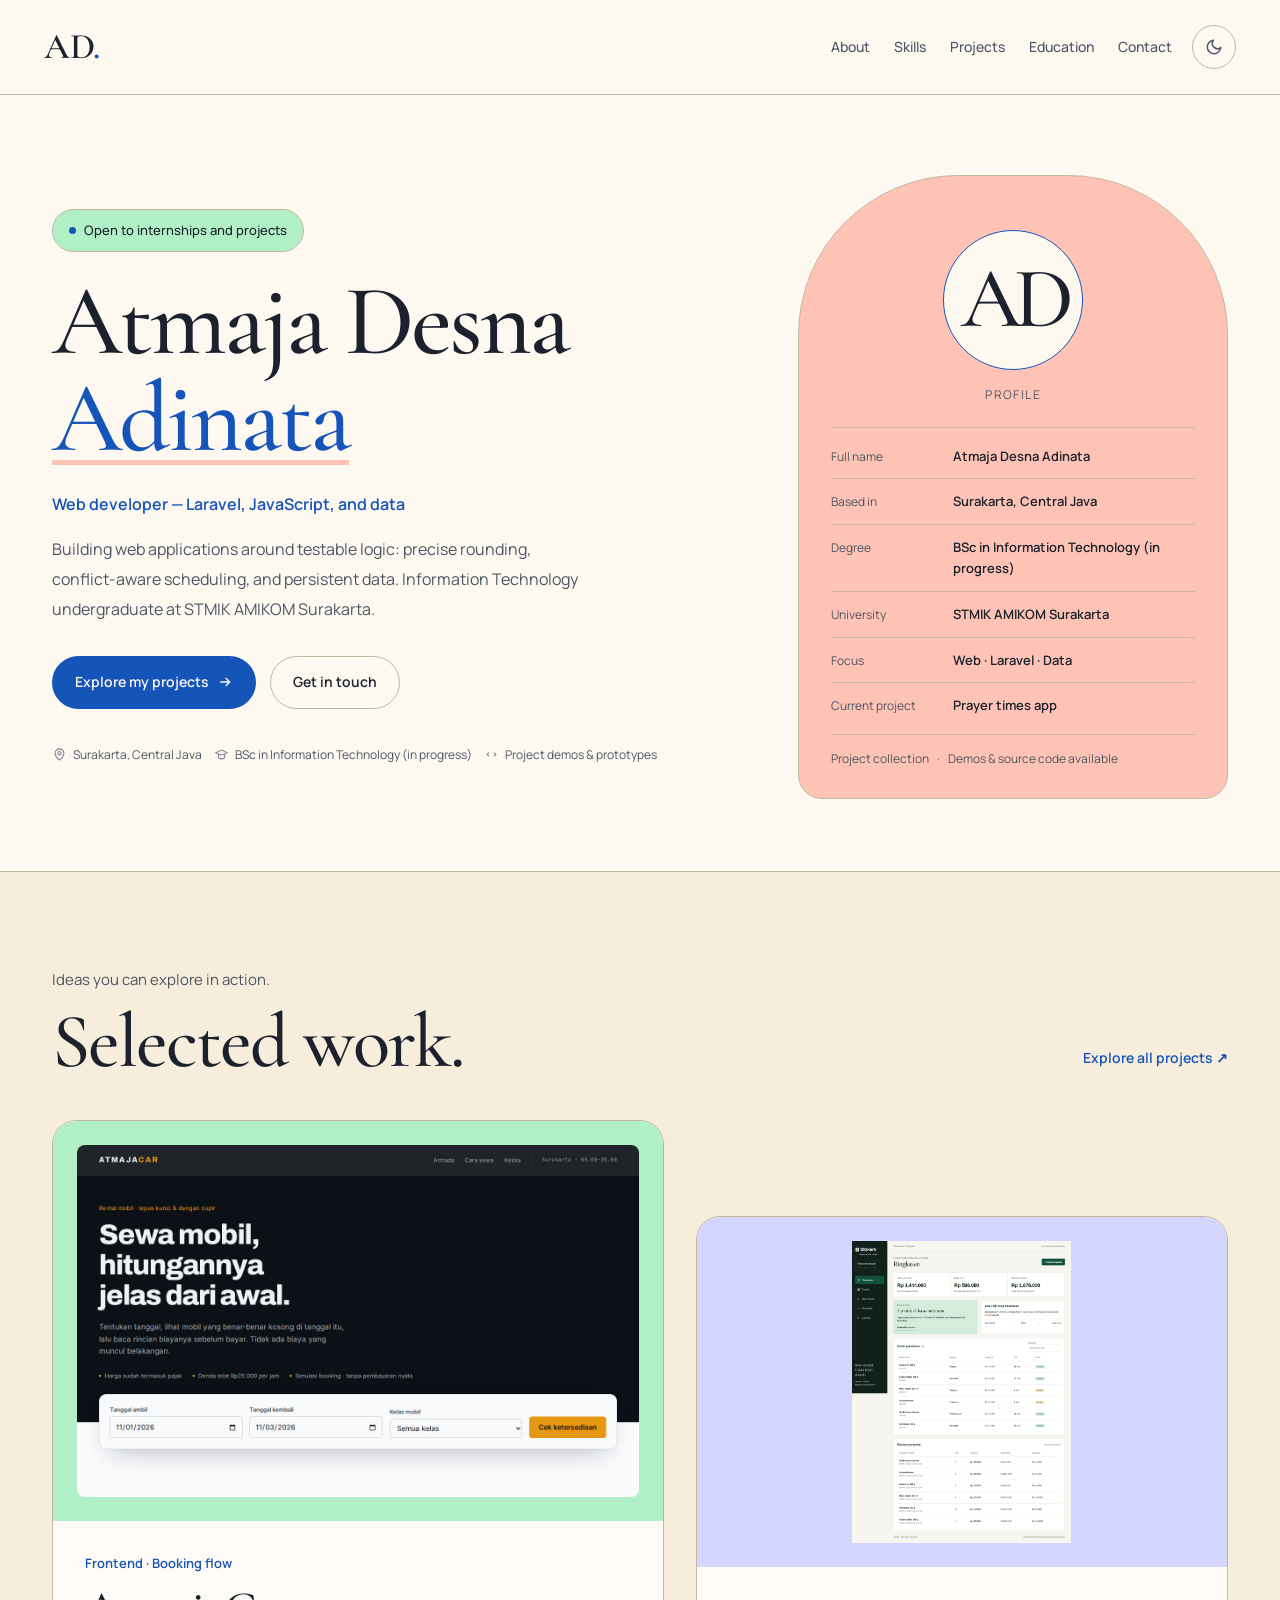
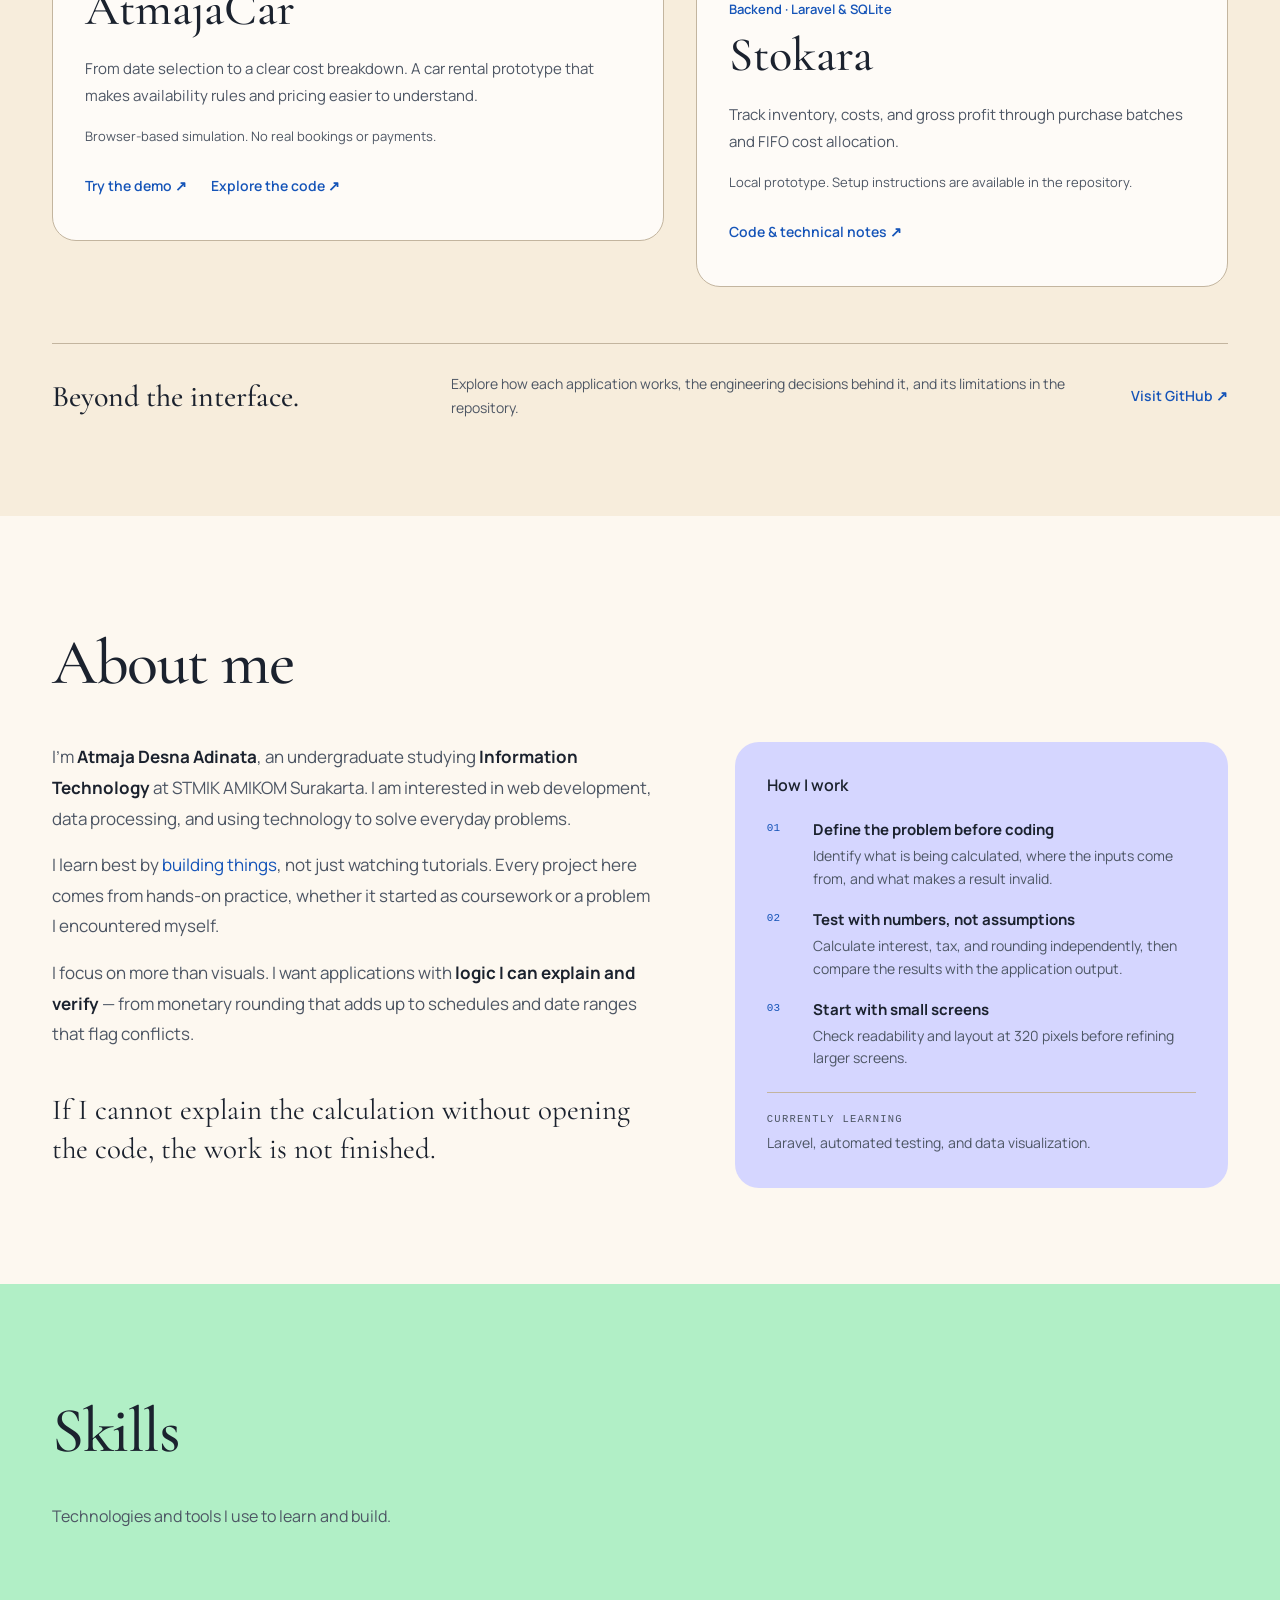
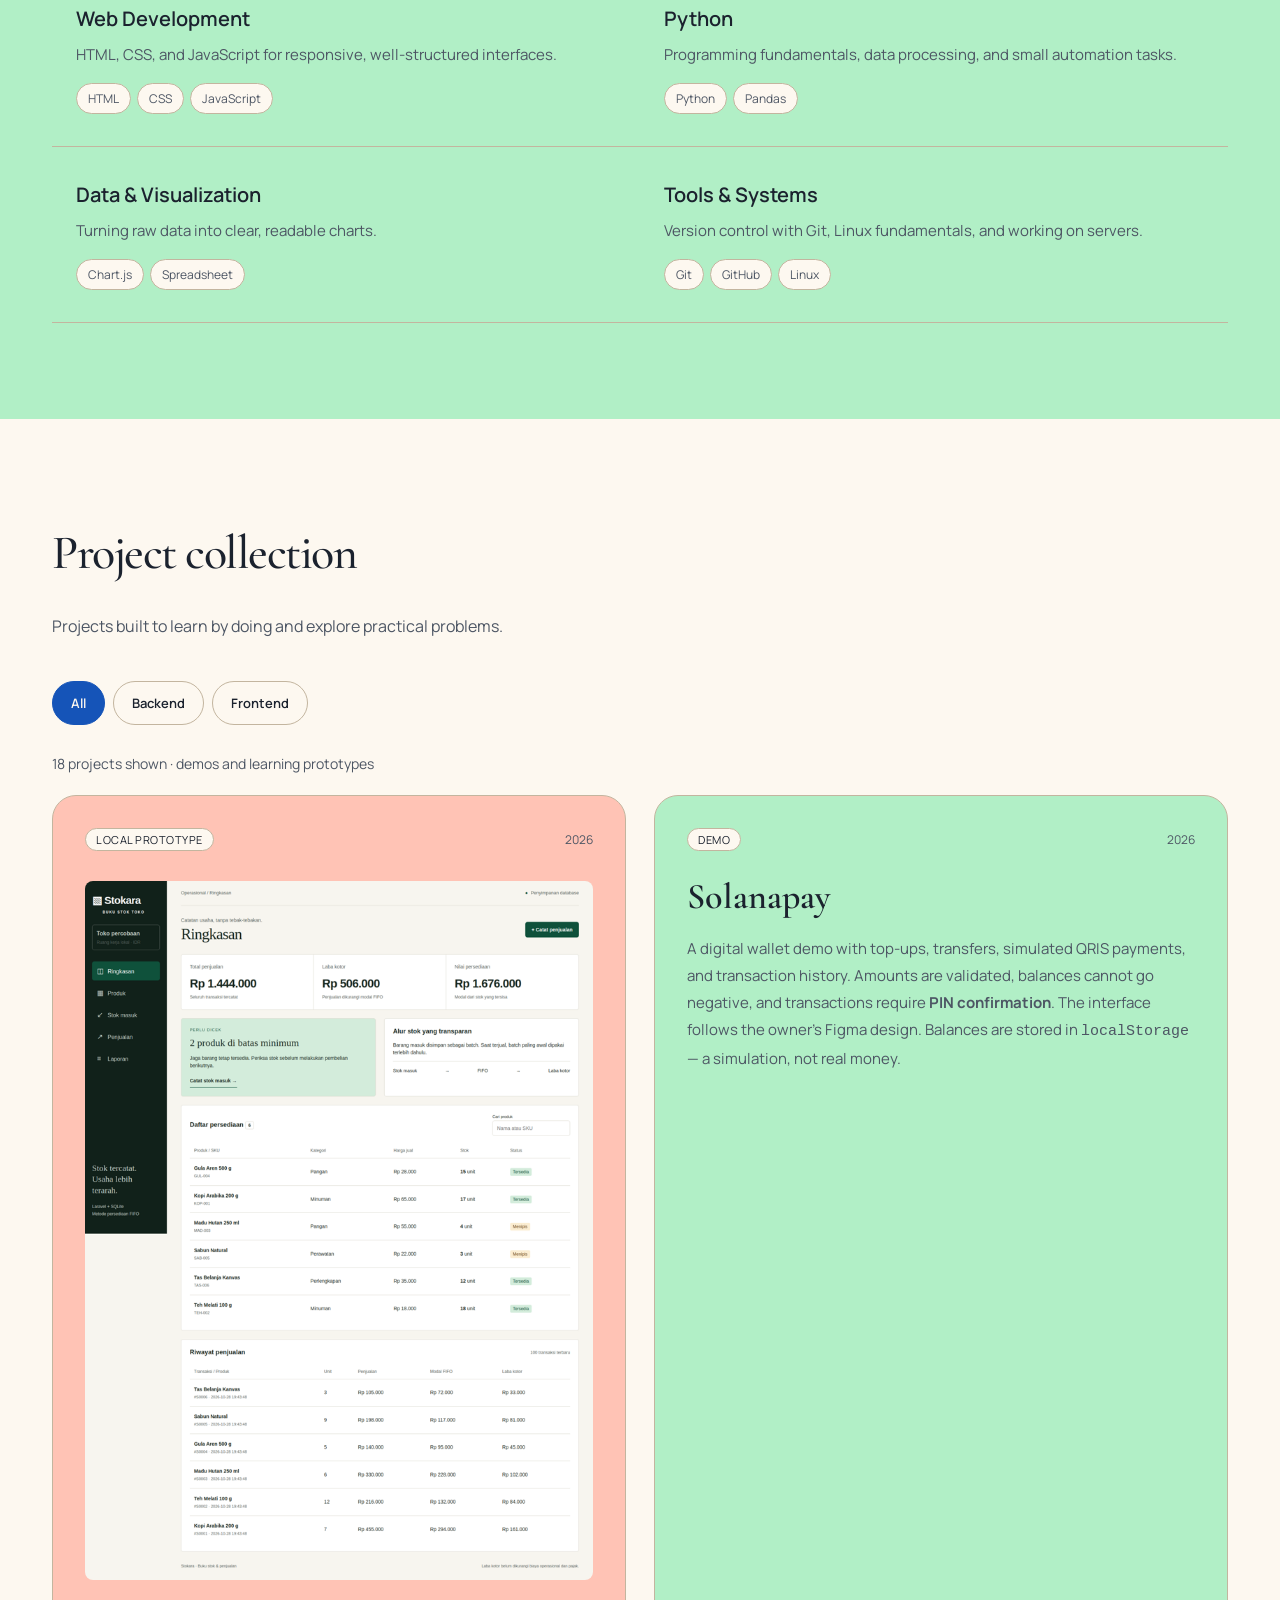
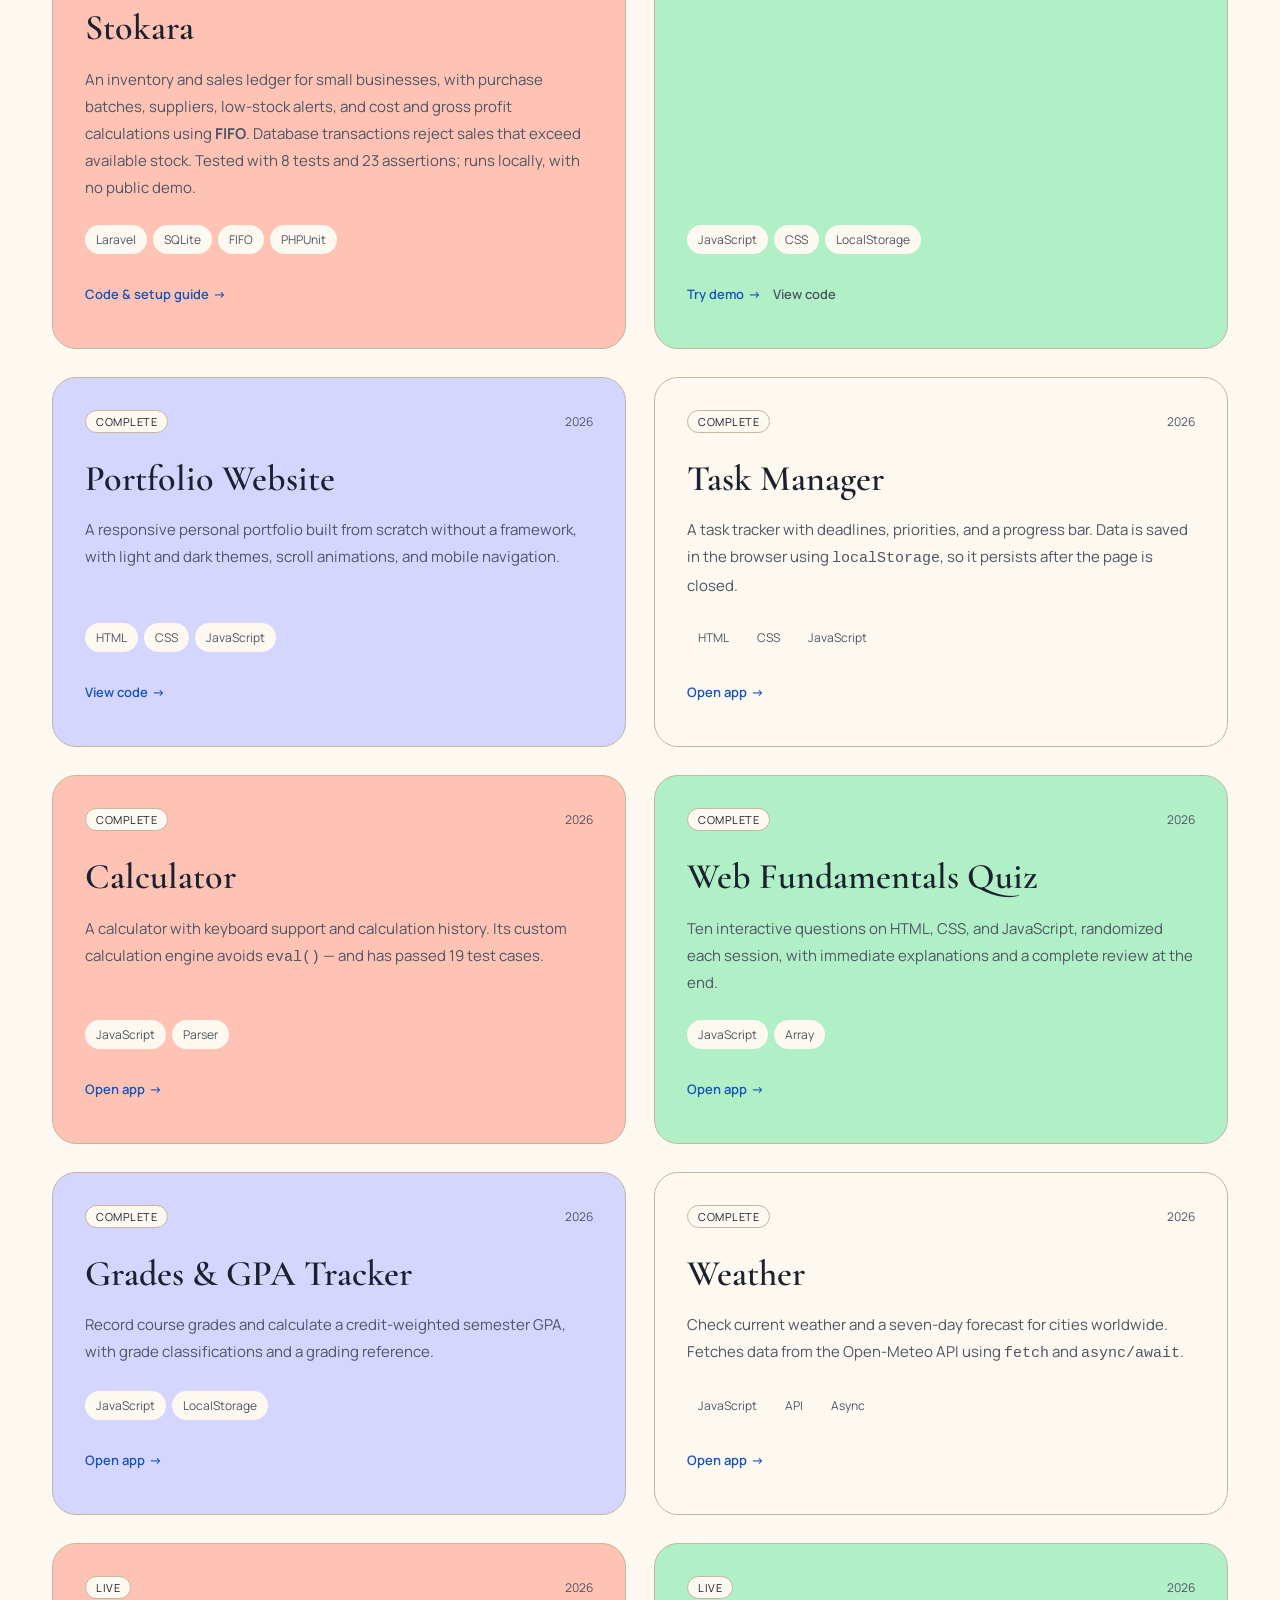
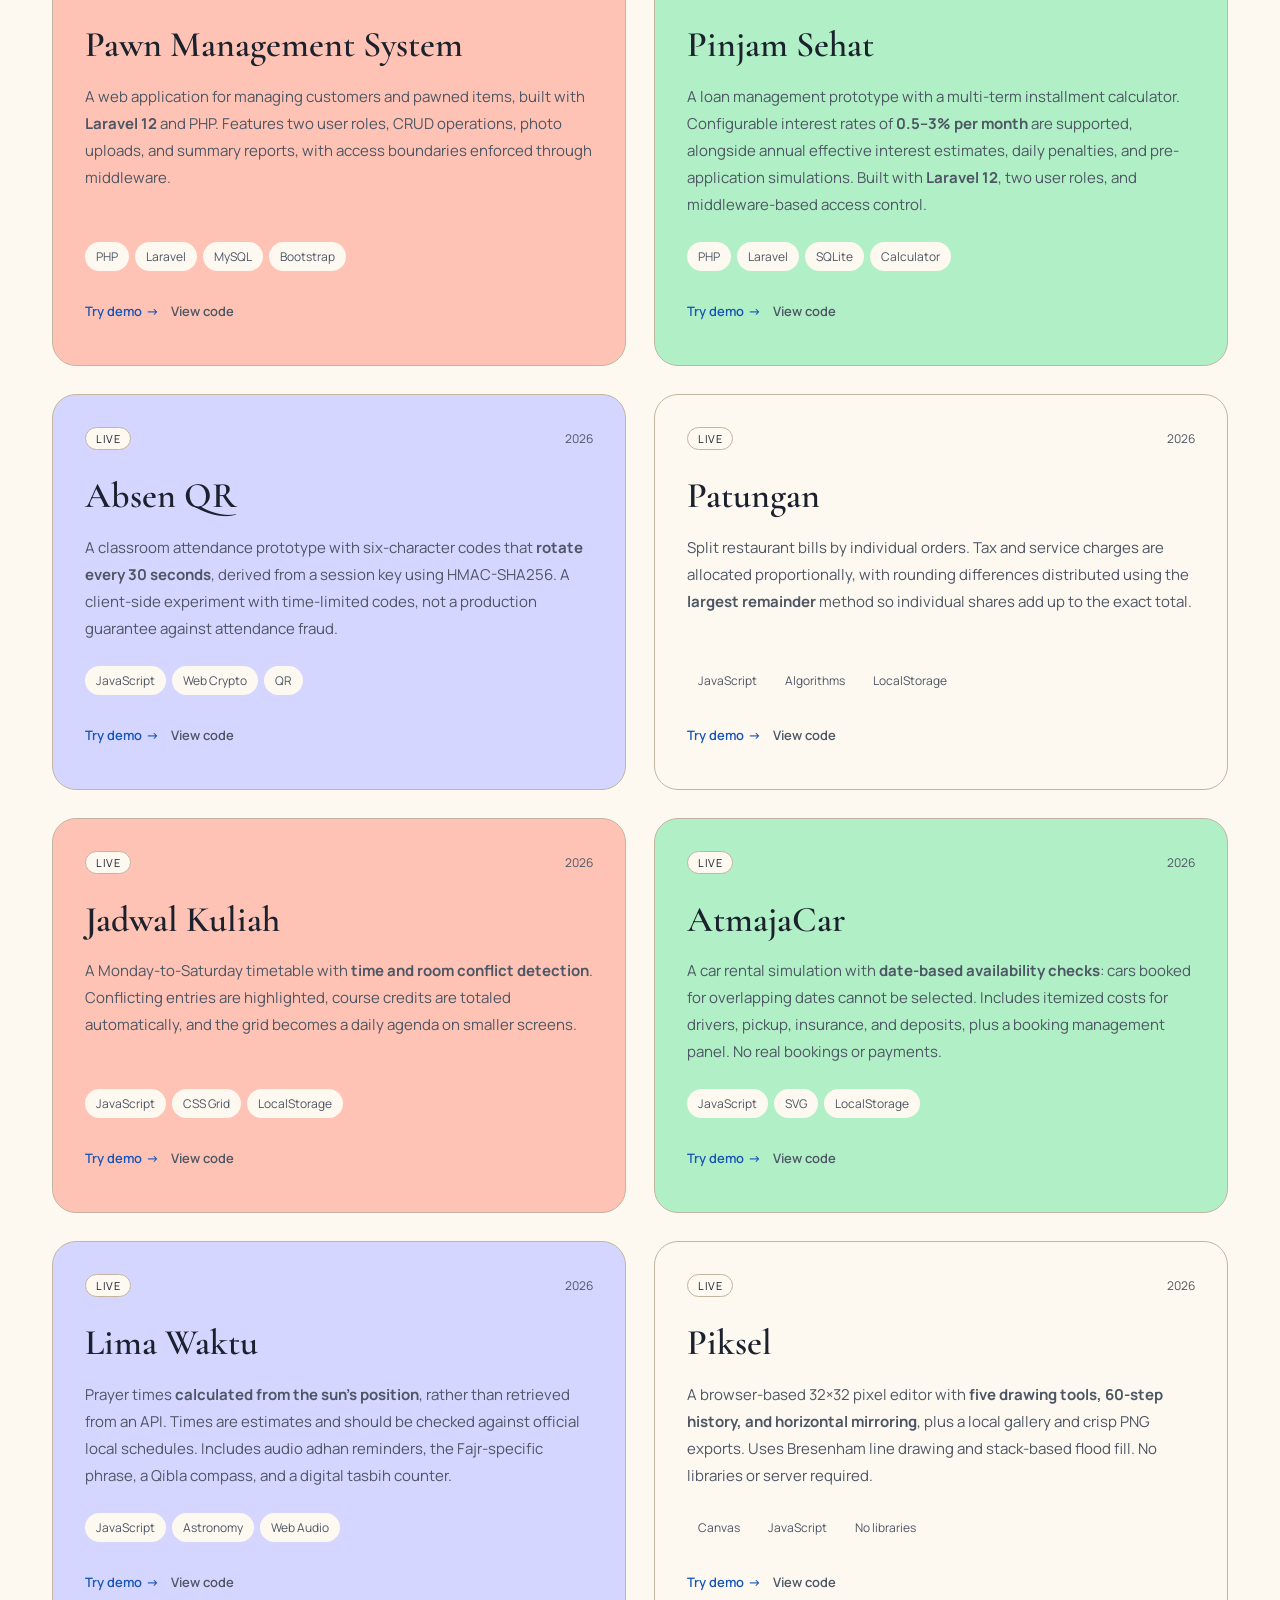
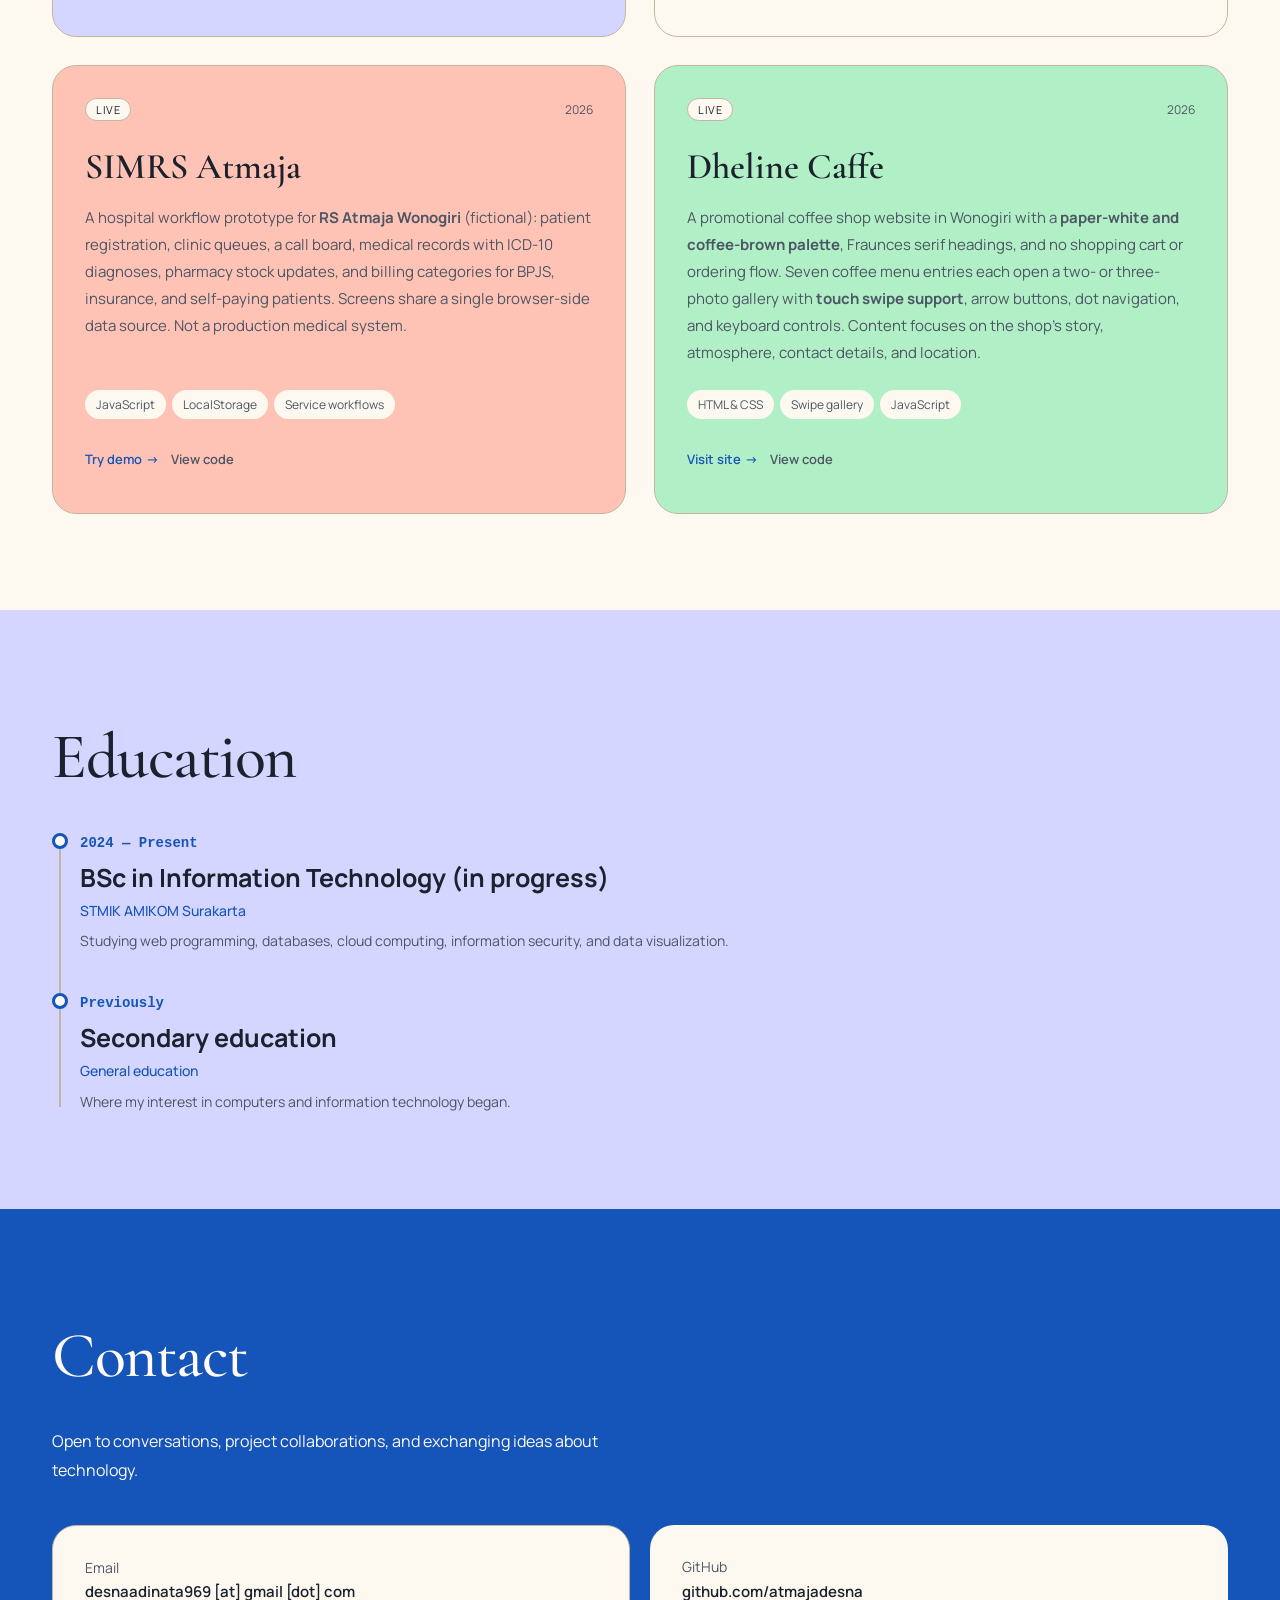
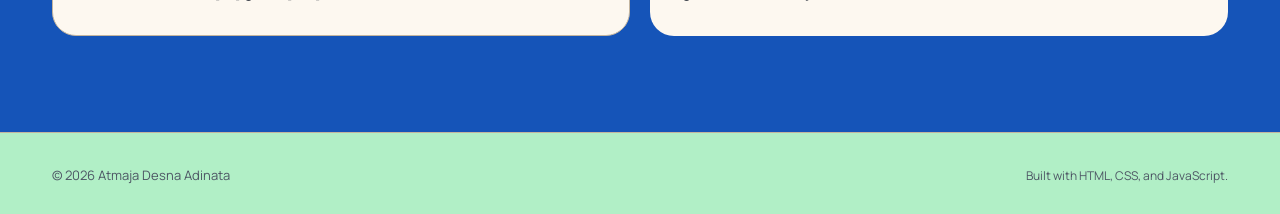
<file: index.html>
<!DOCTYPE html>
<html lang="en" data-theme="dark">
<head>
<meta charset="UTF-8">
<meta name="viewport" content="width=device-width, initial-scale=1.0">
<title>Atmaja Desna Adinata — Portfolio</title>
<meta name="description" content="Atmaja Desna Adinata — Information Technology undergraduate at STMIK AMIKOM Surakarta. Web development, Python, and data visualization.">
<meta name="author" content="Atmaja Desna Adinata">
<link rel="canonical" href="https://atmajadesna.web.id/">
<meta property="og:title" content="Atmaja Desna Adinata — Portfolio">
<meta property="og:description" content="Information Technology undergraduate · Web Development & Data">
<meta property="og:type" content="website">
<link rel="icon" href="data:image/svg+xml,<svg xmlns='http://www.w3.org/2000/svg' viewBox='0 0 100 100'><rect width='100' height='100' rx='22' fill='%236366f1'/><text x='50' y='70' font-size='52' font-family='sans-serif' font-weight='bold' fill='white' text-anchor='middle'>AD</text></svg>">
<link rel="stylesheet" href="style.css?v=3">
<link rel="stylesheet" href="refinement.css?v=4">
<link rel="preconnect" href="https://fonts.googleapis.com">
<link rel="preconnect" href="https://fonts.gstatic.com" crossorigin>
<link href="https://fonts.googleapis.com/css2?family=Cormorant+Garamond:wght@400;500;600&family=Manrope:wght@400;500;600;700&display=swap" rel="stylesheet">
<link rel="stylesheet" href="atelier.css?v=atelier1">
<link rel="stylesheet" href="vivid.css?v=vivid1">
<link rel="stylesheet" href="showcase.css?v=showcase1">
</head>
<body>
<a class="skip-link" href="#main">Skip to content</a>

<header class="site-header">
  <nav class="nav" aria-label="Main navigation">
    <a class="brand" href="#top" aria-label="Home">AD<span class="dot">.</span></a>

    <button class="nav-toggle" id="navToggle" aria-expanded="false" aria-controls="menu" aria-label="Open menu">
      <span></span><span></span><span></span>
    </button>

    <ul class="menu" id="menu">
      <li><a href="#about">About</a></li>
      <li><a href="#skills">Skills</a></li>
      <li><a href="#projects">Projects</a></li>
      <li><a href="#education">Education</a></li>
      <li><a href="#contact">Contact</a></li>
    </ul>

    <button class="theme-toggle" id="themeToggle" aria-label="Toggle light and dark theme">
      <svg class="icon-moon" viewBox="0 0 24 24" aria-hidden="true"><path d="M21 12.8A9 9 0 1 1 11.2 3a7 7 0 0 0 9.8 9.8z"/></svg>
      <svg class="icon-sun" viewBox="0 0 24 24" aria-hidden="true"><circle cx="12" cy="12" r="4"/><path d="M12 2v2m0 16v2M2 12h2m16 0h2M4.9 4.9l1.4 1.4m11.4 11.4 1.4 1.4M19.1 4.9l-1.4 1.4M6.3 17.7l-1.4 1.4"/></svg>
    </button>
  </nav>
</header>

<main id="main">

  <!-- ============ HERO / BIODATA ============ -->
  <section class="hero" id="top">
    <div class="hero-glow" aria-hidden="true"></div>
    <div class="container hero-inner">
      <div class="hero-grid">

        <div class="hero-copy">
          <p class="status-pill reveal">
            <span class="status-dot" aria-hidden="true"></span>
            Open to internships and projects
          </p>

          <h1 class="hero-title reveal">Atmaja Desna<br><span class="grad">Adinata</span></h1>

          <p class="hero-role reveal">Web developer — Laravel, JavaScript, and data</p>

          <p class="hero-desc reveal">
            Building web applications around testable logic: precise rounding, conflict-aware scheduling, and persistent data. Information Technology undergraduate at STMIK AMIKOM Surakarta.
          </p>

          <div class="hero-actions reveal">
            <a class="btn btn-primary" href="#projects">
              Explore my projects
              <svg viewBox="0 0 24 24" width="16" height="16" fill="none" stroke="currentColor" stroke-width="2" aria-hidden="true"><path d="M5 12h14M13 6l6 6-6 6"/></svg>
            </a>
            <a class="btn btn-ghost" href="#contact">Get in touch</a>
          </div>

          <ul class="hero-meta reveal">
            <li>
              <svg viewBox="0 0 24 24" fill="none" stroke="currentColor" stroke-width="1.7" aria-hidden="true"><path d="M12 21s7-5.6 7-11a7 7 0 1 0-14 0c0 5.4 7 11 7 11z"/><circle cx="12" cy="10" r="2.6"/></svg>
              Surakarta, Central Java
            </li>
            <li>
              <svg viewBox="0 0 24 24" fill="none" stroke="currentColor" stroke-width="1.7" aria-hidden="true"><path d="M3 9l9-4 9 4-9 4-9-4z"/><path d="M7 11v5c0 1.7 2.2 3 5 3s5-1.3 5-3v-5"/></svg>
              BSc in Information Technology (in progress)
            </li>
            <li>
              <svg viewBox="0 0 24 24" fill="none" stroke="currentColor" stroke-width="1.7" aria-hidden="true"><path d="M8 9l-3 3 3 3M16 9l3 3-3 3"/></svg>
              Project demos & prototypes
            </li>
          </ul>
        </div>

        <aside class="id-card reveal" aria-label="Profile summary">
          <div class="id-card__top">
            <span class="id-card__mono" aria-hidden="true">AD</span>
            <span class="id-card__label">Profile</span>
          </div>

          <dl class="id-card__rows">
            <div><dt>Full name</dt><dd>Atmaja Desna Adinata</dd></div>
            <div><dt>Based in</dt><dd>Surakarta, Central Java</dd></div>
            <div><dt>Degree</dt><dd>BSc in Information Technology (in progress)</dd></div>
            <div><dt>University</dt><dd>STMIK AMIKOM Surakarta</dd></div>
            <div><dt>Focus</dt><dd>Web · Laravel · Data</dd></div>
            <div><dt>Current project</dt><dd>Prayer times app</dd></div>
          </dl>

          <div class="id-card__foot">
            <span>Project collection</span>
            <span class="id-card__dot" aria-hidden="true">·</span>
            <span>Demos &amp; source code available</span>
          </div>
        </aside>

      </div>
    </div>
    <a class="scroll-hint" href="#about" aria-label="Scroll down">
      <span></span>
    </a>
  </section>

  <section class="selected-showcase section" id="selected" aria-labelledby="selectedTitle">
    <div class="container">
      <header class="showcase-head"><div><p class="showcase-intro">Ideas you can explore in action.</p><h2 id="selectedTitle">Selected work.</h2></div><a class="showcase-all" href="#projects">Explore all projects ↗</a></header>
      <div class="selected-grid">
        <article class="selected-card selected-main">
          <a class="selected-image" href="https://atmajadesna.github.io/atmajacar/" target="_blank" rel="noopener"><img src="assets/atmajacar-desktop.jpg" alt="AtmajaCar interface showing available rental cars" width="1200" height="750" loading="lazy"></a>
          <div class="selected-content"><p class="selected-category">Frontend · Booking flow</p><h3>AtmajaCar</h3><p>From date selection to a clear cost breakdown. A car rental prototype that makes availability rules and pricing easier to understand.</p><p class="selected-note">Browser-based simulation. No real bookings or payments.</p><div class="selected-links"><a href="https://atmajadesna.github.io/atmajacar/" target="_blank" rel="noopener">Try the demo ↗</a><a href="https://github.com/atmajadesna/atmajacar" target="_blank" rel="noopener">Explore the code ↗</a></div></div>
        </article>
        <article class="selected-card">
          <a class="selected-image" href="https://github.com/atmajadesna/stokara" target="_blank" rel="noopener"><img src="assets/stokara.png" alt="Stokara dashboard with sample inventory and sales data" width="960" height="667" loading="lazy"></a>
          <div class="selected-content"><p class="selected-category">Backend · Laravel &amp; SQLite</p><h3>Stokara</h3><p>Track inventory, costs, and gross profit through purchase batches and FIFO cost allocation.</p><p class="selected-note">Local prototype. Setup instructions are available in the repository.</p><div class="selected-links"><a href="https://github.com/atmajadesna/stokara" target="_blank" rel="noopener">Code &amp; technical notes ↗</a></div></div>
        </article>
      </div>
      <div class="engineering-strip"><strong>Beyond the interface.</strong><p>Explore how each application works, the engineering decisions behind it, and its limitations in the repository.</p><a href="https://github.com/atmajadesna" target="_blank" rel="noopener">Visit GitHub ↗</a></div>
    </div>
  </section>

  <!-- ============ TENTANG ============ -->
  <section class="section" id="about">
    <div class="container">
      <header class="section-head reveal">
        <span class="section-num">01</span>
        <h2>About me</h2>
      </header>

      <div class="about-grid">
        <div class="about-text reveal">
          <p>
            I'm <strong>Atmaja Desna Adinata</strong>, an undergraduate studying
            <strong>Information Technology</strong> at STMIK AMIKOM Surakarta. I am interested in web development, data processing, and using technology to solve everyday problems.
          </p>
          <p>
            I learn best by <em>building things</em>, not just watching tutorials. Every project here comes from hands-on practice, whether it started as coursework or a problem I encountered myself.
          </p>
          <p>
            I focus on more than visuals. I want applications with
            <strong>logic I can explain and verify</strong> — from monetary rounding that adds up to schedules and date ranges that flag conflicts.
          </p>

          <blockquote class="about-quote">
            If I cannot explain the calculation without opening the code, the work is not finished.
          </blockquote>
        </div>

        <div class="about-side reveal">
          <h3 class="about-side__title">How I work</h3>
          <ol class="principles">
            <li>
              <span class="principles__num">01</span>
              <div>
                <b>Define the problem before coding</b>
                <p>Identify what is being calculated, where the inputs come from, and what makes a result invalid.</p>
              </div>
            </li>
            <li>
              <span class="principles__num">02</span>
              <div>
                <b>Test with numbers, not assumptions</b>
                <p>Calculate interest, tax, and rounding independently, then compare the results with the application output.</p>
              </div>
            </li>
            <li>
              <span class="principles__num">03</span>
              <div>
                <b>Start with small screens</b>
                <p>Check readability and layout at 320 pixels before refining larger screens.</p>
              </div>
            </li>
          </ol>

          <div class="about-now">
            <span class="about-now__label">Currently learning</span>
            <p>Laravel, automated testing, and data visualization.</p>
          </div>
        </div>
      </div>
    </div>
  </section>

  <!-- ============ KEAHLIAN ============ -->
  <section class="section section-alt" id="skills">
    <div class="container">
      <header class="section-head reveal">
        <span class="section-num">02</span>
        <h2>Skills</h2>
      </header>
      <p class="section-sub reveal">Technologies and tools I use to learn and build.</p>

      <div class="skills-grid">
        <article class="skill-card reveal">
          <div class="skill-icon" aria-hidden="true">&lt;/&gt;</div>
          <h3>Web Development</h3>
          <p>HTML, CSS, and JavaScript for responsive, well-structured interfaces.</p>
          <div class="tags"><span>HTML</span><span>CSS</span><span>JavaScript</span></div>
        </article>

        <article class="skill-card reveal">
          <div class="skill-icon" aria-hidden="true">🐍</div>
          <h3>Python</h3>
          <p>Programming fundamentals, data processing, and small automation tasks.</p>
          <div class="tags"><span>Python</span><span>Pandas</span></div>
        </article>

        <article class="skill-card reveal">
          <div class="skill-icon" aria-hidden="true">📊</div>
          <h3>Data &amp; Visualization</h3>
          <p>Turning raw data into clear, readable charts.</p>
          <div class="tags"><span>Chart.js</span><span>Spreadsheet</span></div>
        </article>

        <article class="skill-card reveal">
          <div class="skill-icon" aria-hidden="true">🔧</div>
          <h3>Tools &amp; Systems</h3>
          <p>Version control with Git, Linux fundamentals, and working on servers.</p>
          <div class="tags"><span>Git</span><span>GitHub</span><span>Linux</span></div>
        </article>
      </div>
    </div>
  </section>

  <!-- ============ PROJECT ============ -->
  <section class="section" id="projects">
    <div class="container">
      <header class="section-head reveal">
        <span class="section-num">03</span>
        <h2>Project collection</h2>
      </header>
      <p class="section-sub reveal">Projects built to learn by doing and explore practical problems.</p>

      <div class="filter-bar" role="group" aria-label="Filter projects">
        <button type="button" data-filter="all" aria-pressed="true">All</button>
        <button type="button" data-filter="backend" aria-pressed="false">Backend</button>
        <button type="button" data-filter="frontend" aria-pressed="false">Frontend</button>
      </div>
      <p class="project-count" role="status" id="projectCount"></p>
      <div class="projects-grid">

        <article class="project-card reveal">
          <div class="project-top">
            <span class="project-badge done">Local prototype</span>
            <span class="project-date">2026</span>
          </div>
          <img src="assets/stokara.png" alt="Stokara inventory and sales summary with sample data" loading="lazy" width="960" height="667" style="width:100%;height:auto;border-radius:8px;margin:16px 0">
          <h3>Stokara</h3>
          <p>An inventory and sales ledger for small businesses, with purchase batches, suppliers, low-stock alerts, and cost and gross profit calculations using <strong>FIFO</strong>. Database transactions reject sales that exceed available stock. Tested with 8 tests and 23 assertions; runs locally, with no public demo.</p>
          <div class="tags"><span>Laravel</span><span>SQLite</span><span>FIFO</span><span>PHPUnit</span></div>
          <div class="project-links">
            <a class="project-link" href="https://github.com/atmajadesna/stokara" target="_blank" rel="noopener">Code &amp; setup guide <span aria-hidden="true">→</span></a>
          </div>
        </article>

        <article class="project-card reveal">
          <div class="project-top">
            <span class="project-badge done">Demo</span>
            <span class="project-date">2026</span>
          </div>
          <h3>Solanapay</h3>
          <p>
            A digital wallet demo with top-ups, transfers, simulated QRIS payments, and transaction history. Amounts are validated, balances cannot go negative, and transactions require
            <strong>PIN confirmation</strong>. The interface follows the owner’s Figma design. Balances are stored in <code>localStorage</code> — a simulation, not real money.
          </p>
          <div class="tags"><span>JavaScript</span><span>CSS</span><span>LocalStorage</span></div>
          <div class="project-links">
            <a class="project-link" href="https://atmajadesna.github.io/solanapay/" target="_blank" rel="noopener">
              Try demo <span aria-hidden="true">→</span>
            </a>
            <a class="project-link secondary" href="https://github.com/atmajadesna/solanapay" target="_blank" rel="noopener">
              View code
            </a>
          </div>
        </article>

        <article class="project-card reveal">
          <div class="project-top">
            <span class="project-badge done">Complete</span>
            <span class="project-date">2026</span>
          </div>
          <h3>Portfolio Website</h3>
          <p>
            A responsive personal portfolio built from scratch without a framework, with light and dark themes, scroll animations, and mobile navigation.
          </p>
          <div class="tags"><span>HTML</span><span>CSS</span><span>JavaScript</span></div>
          <a class="project-link" href="https://github.com/atmajadesna/atmajadesna.github.io" target="_blank" rel="noopener">
            View code <span aria-hidden="true">→</span>
          </a>
        </article>

        <article class="project-card reveal">
          <div class="project-top">
            <span class="project-badge done">Complete</span>
            <span class="project-date">2026</span>
          </div>
          <h3>Task Manager</h3>
          <p>
            A task tracker with deadlines, priorities, and a progress bar. Data is saved in the browser using <code>localStorage</code>, so it persists after the page is closed.
          </p>
          <div class="tags"><span>HTML</span><span>CSS</span><span>JavaScript</span></div>
          <a class="project-link" href="projects/todo-app/" target="_blank" rel="noopener">
            Open app <span aria-hidden="true">→</span>
          </a>
        </article>

        <article class="project-card reveal">
          <div class="project-top">
            <span class="project-badge done">Complete</span>
            <span class="project-date">2026</span>
          </div>
          <h3>Calculator</h3>
          <p>
            A calculator with keyboard support and calculation history. Its custom calculation engine avoids <code>eval()</code> — and has passed 19 test cases.
          </p>
          <div class="tags"><span>JavaScript</span><span>Parser</span></div>
          <a class="project-link" href="projects/kalkulator/" target="_blank" rel="noopener">
            Open app <span aria-hidden="true">→</span>
          </a>
        </article>

        <article class="project-card reveal">
          <div class="project-top">
            <span class="project-badge done">Complete</span>
            <span class="project-date">2026</span>
          </div>
          <h3>Web Fundamentals Quiz</h3>
          <p>
            Ten interactive questions on HTML, CSS, and JavaScript, randomized each session, with immediate explanations and a complete review at the end.
          </p>
          <div class="tags"><span>JavaScript</span><span>Array</span></div>
          <a class="project-link" href="projects/kuis/" target="_blank" rel="noopener">
            Open app <span aria-hidden="true">→</span>
          </a>
        </article>

        <article class="project-card reveal">
          <div class="project-top">
            <span class="project-badge done">Complete</span>
            <span class="project-date">2026</span>
          </div>
          <h3>Grades &amp; GPA Tracker</h3>
          <p>
            Record course grades and calculate a credit-weighted semester GPA, with grade classifications and a grading reference.
          </p>
          <div class="tags"><span>JavaScript</span><span>LocalStorage</span></div>
          <a class="project-link" href="projects/nilai-ipk/" target="_blank" rel="noopener">
            Open app <span aria-hidden="true">→</span>
          </a>
        </article>

        <article class="project-card reveal">
          <div class="project-top">
            <span class="project-badge done">Complete</span>
            <span class="project-date">2026</span>
          </div>
          <h3>Weather</h3>
          <p>
            Check current weather and a seven-day forecast for cities worldwide. Fetches data from the Open-Meteo API using <code>fetch</code> and
            <code>async/await</code>.
          </p>
          <div class="tags"><span>JavaScript</span><span>API</span><span>Async</span></div>
          <a class="project-link" href="projects/cuaca/" target="_blank" rel="noopener">
            Open app <span aria-hidden="true">→</span>
          </a>
        </article>

        <article class="project-card reveal">
          <div class="project-top">
            <span class="project-badge done">Live</span>
            <span class="project-date">2026</span>
          </div>
          <h3>Pawn Management System</h3>
          <p>
            A web application for managing customers and pawned items, built with <strong>Laravel 12</strong> and PHP. Features two user roles, CRUD operations, photo uploads, and summary reports, with access boundaries enforced through middleware.
          </p>
          <div class="tags"><span>PHP</span><span>Laravel</span><span>MySQL</span><span>Bootstrap</span></div>
          <div class="project-links">
            <a class="project-link" href="https://gadai.laura.web.id" target="_blank" rel="noopener">
              Try demo <span aria-hidden="true">→</span>
            </a>
            <a class="project-link secondary" href="https://github.com/atmajadesna/sistem-gadai" target="_blank" rel="noopener">
              View code
            </a>
          </div>
        </article>

        <article class="project-card reveal">
          <div class="project-top">
            <span class="project-badge done">Live</span>
            <span class="project-date">2026</span>
          </div>
          <h3>Pinjam Sehat</h3>
          <p>
            A loan management prototype with a multi-term installment calculator. Configurable interest rates of <strong>0.5–3% per month</strong> are supported, alongside annual effective interest estimates, daily penalties, and pre-application simulations. Built with <strong>Laravel 12</strong>, two user roles, and middleware-based access control.
          </p>
          <div class="tags"><span>PHP</span><span>Laravel</span><span>SQLite</span><span>Calculator</span></div>
          <div class="project-links">
            <a class="project-link" href="https://pinjamsehat.laura.web.id" target="_blank" rel="noopener">
              Try demo <span aria-hidden="true">→</span>
            </a>
            <a class="project-link secondary" href="https://github.com/atmajadesna/pinjam-sehat" target="_blank" rel="noopener">
              View code
            </a>
          </div>
        </article>

        <article class="project-card reveal">
          <div class="project-top">
            <span class="project-badge done">Live</span>
            <span class="project-date">2026</span>
          </div>
          <h3>Absen QR</h3>
          <p>
            A classroom attendance prototype with six-character codes that <strong>rotate every 30 seconds</strong>, derived from a session key using HMAC-SHA256. A client-side experiment with time-limited codes, not a production guarantee against attendance fraud.
          </p>
          <div class="tags"><span>JavaScript</span><span>Web Crypto</span><span>QR</span></div>
          <div class="project-links">
            <a class="project-link" href="https://atmajadesna.github.io/absen-qr/" target="_blank" rel="noopener">
              Try demo <span aria-hidden="true">→</span>
            </a>
            <a class="project-link secondary" href="https://github.com/atmajadesna/absen-qr" target="_blank" rel="noopener">
              View code
            </a>
          </div>
        </article>

        <article class="project-card reveal">
          <div class="project-top">
            <span class="project-badge done">Live</span>
            <span class="project-date">2026</span>
          </div>
          <h3>Patungan</h3>
          <p>
            Split restaurant bills by individual orders. Tax and service charges are allocated proportionally, with rounding differences distributed using the <strong>largest remainder</strong>
            method so individual shares add up to the exact total.
          </p>
          <div class="tags"><span>JavaScript</span><span>Algorithms</span><span>LocalStorage</span></div>
          <div class="project-links">
            <a class="project-link" href="https://atmajadesna.github.io/patungan/" target="_blank" rel="noopener">
              Try demo <span aria-hidden="true">→</span>
            </a>
            <a class="project-link secondary" href="https://github.com/atmajadesna/patungan" target="_blank" rel="noopener">
              View code
            </a>
          </div>
        </article>

        <article class="project-card reveal">
          <div class="project-top">
            <span class="project-badge done">Live</span>
            <span class="project-date">2026</span>
          </div>
          <h3>Jadwal Kuliah</h3>
          <p>
            A Monday-to-Saturday timetable with <strong>time and room conflict detection</strong>. Conflicting entries are highlighted, course credits are totaled automatically, and the grid becomes a daily agenda on smaller screens.
          </p>
          <div class="tags"><span>JavaScript</span><span>CSS Grid</span><span>LocalStorage</span></div>
          <div class="project-links">
            <a class="project-link" href="https://atmajadesna.github.io/jadwal-kuliah/" target="_blank" rel="noopener">
              Try demo <span aria-hidden="true">→</span>
            </a>
            <a class="project-link secondary" href="https://github.com/atmajadesna/jadwal-kuliah" target="_blank" rel="noopener">
              View code
            </a>
          </div>
        </article>

        <article class="project-card reveal">
          <div class="project-top">
            <span class="project-badge done">Live</span>
            <span class="project-date">2026</span>
          </div>
          <h3>AtmajaCar</h3>
          <p>
            A car rental simulation with <strong>date-based availability checks</strong>: cars booked for overlapping dates cannot be selected. Includes itemized costs for drivers, pickup, insurance, and deposits, plus a booking management panel. No real bookings or payments.
          </p>
          <div class="tags"><span>JavaScript</span><span>SVG</span><span>LocalStorage</span></div>
          <div class="project-links">
            <a class="project-link" href="https://atmajadesna.github.io/atmajacar/" target="_blank" rel="noopener">
              Try demo <span aria-hidden="true">→</span>
            </a>
            <a class="project-link secondary" href="https://github.com/atmajadesna/atmajacar" target="_blank" rel="noopener">
              View code
            </a>
          </div>
        </article>

        <article class="project-card project-card--lebar reveal">
          <div class="project-top">
            <span class="project-badge done">Live</span>
            <span class="project-date">2026</span>
          </div>
          <h3>Lima Waktu</h3>
          <p>
            Prayer times <strong>calculated from the sun’s position</strong>, rather than retrieved from an API. Times are estimates and should be checked against official local schedules. Includes audio adhan reminders, the Fajr-specific phrase, a Qibla compass, and a digital tasbih counter.
          </p>
          <div class="tags"><span>JavaScript</span><span>Astronomy</span><span>Web Audio</span></div>
          <div class="project-links">
            <a class="project-link" href="https://atmajadesna.github.io/lima-waktu/" target="_blank" rel="noopener">
              Try demo <span aria-hidden="true">→</span>
            </a>
            <a class="project-link secondary" href="https://github.com/atmajadesna/lima-waktu" target="_blank" rel="noopener">
              View code
            </a>
          </div>
        </article>

        <article class="project-card project-card--lebar reveal">
          <div class="project-top">
            <span class="project-badge done">Live</span>
            <span class="project-date">2026</span>
          </div>
          <h3>Piksel</h3>
          <p>
            A browser-based 32×32 pixel editor with <strong>five drawing tools, 60-step history, and horizontal mirroring</strong>, plus a local gallery and crisp PNG exports. Uses Bresenham line drawing and stack-based flood fill. No libraries or server required.
          </p>
          <div class="tags"><span>Canvas</span><span>JavaScript</span><span>No libraries</span></div>
          <div class="project-links">
            <a class="project-link" href="https://atmajadesna.github.io/piksel/" target="_blank" rel="noopener">
              Try demo <span aria-hidden="true">→</span>
            </a>
            <a class="project-link secondary" href="https://github.com/atmajadesna/piksel" target="_blank" rel="noopener">
              View code
            </a>
          </div>
        </article>

        <article class="project-card project-card--lebar reveal">
          <div class="project-top">
            <span class="project-badge done">Live</span>
            <span class="project-date">2026</span>
          </div>
          <h3>SIMRS Atmaja</h3>
          <p>
            A hospital workflow prototype for <strong>RS Atmaja Wonogiri</strong> (fictional): patient registration, clinic queues, a call board, medical records with ICD-10 diagnoses, pharmacy stock updates, and billing categories for BPJS, insurance, and self-paying patients. Screens share a single browser-side data source. Not a production medical system.
          </p>
          <div class="tags"><span>JavaScript</span><span>LocalStorage</span><span>Service workflows</span></div>
          <div class="project-links">
            <a class="project-link" href="https://atmajadesna.github.io/simrs-atmaja/" target="_blank" rel="noopener">
              Try demo <span aria-hidden="true">→</span>
            </a>
            <a class="project-link secondary" href="https://github.com/atmajadesna/simrs-atmaja" target="_blank" rel="noopener">
              View code
            </a>
          </div>
        </article>

        <article class="project-card project-card--lebar reveal">
          <div class="project-top">
            <span class="project-badge done">Live</span>
            <span class="project-date">2026</span>
          </div>
          <h3>Dheline Caffe</h3>
          <p>
            A promotional coffee shop website in Wonogiri with a <strong>paper-white and coffee-brown palette</strong>, Fraunces serif headings, and no shopping cart or ordering flow. Seven coffee menu entries each open a two- or three-photo gallery with <strong>touch swipe support</strong>, arrow buttons, dot navigation, and keyboard controls. Content focuses on the shop’s story, atmosphere, contact details, and location.
          </p>
          <div class="tags"><span>HTML &amp; CSS</span><span>Swipe gallery</span><span>JavaScript</span></div>
          <div class="project-links">
            <a class="project-link" href="https://atmajadesna.github.io/dheline-caffe/" target="_blank" rel="noopener">
              Visit site <span aria-hidden="true">→</span>
            </a>
            <a class="project-link secondary" href="https://github.com/atmajadesna/dheline-caffe" target="_blank" rel="noopener">
              View code
            </a>
          </div>
        </article>

      </div>
    </div>
  </section>

  <!-- ============ PENDIDIKAN ============ -->
  <section class="section section-alt" id="education">
    <div class="container">
      <header class="section-head reveal">
        <span class="section-num">04</span>
        <h2>Education</h2>
      </header>

      <ol class="timeline">
        <li class="timeline-item reveal">
          <div class="timeline-dot" aria-hidden="true"></div>
          <div class="timeline-body">
            <span class="timeline-period">2024 — Present</span>
            <h3>BSc in Information Technology (in progress)</h3>
            <p class="timeline-place">STMIK AMIKOM Surakarta</p>
            <p>
              Studying web programming, databases, cloud computing, information security, and data visualization.
            </p>
          </div>
        </li>
        <li class="timeline-item reveal">
          <div class="timeline-dot" aria-hidden="true"></div>
          <div class="timeline-body">
            <span class="timeline-period">Previously</span>
            <h3>Secondary education</h3>
            <p class="timeline-place">General education</p>
            <p>Where my interest in computers and information technology began.</p>
          </div>
        </li>
      </ol>
    </div>
  </section>

  <!-- ============ KONTAK ============ -->
  <section class="section" id="contact">
    <div class="container">
      <header class="section-head reveal">
        <span class="section-num">05</span>
        <h2>Contact</h2>
      </header>
      <p class="section-sub reveal">
        Open to conversations, project collaborations, and exchanging ideas about technology.
      </p>

      <div class="contact-grid">
        <button class="contact-card reveal" type="button" id="emailCard"
                data-u="desnaadinata969" data-d="gmail.com"
                aria-label="Email Atmaja Desna Adinata">
          <span class="contact-icon" aria-hidden="true">✉️</span>
          <span class="contact-label">Email</span>
          <span class="contact-value">desnaadinata969 [at] gmail [dot] com</span>
        </button>

        <a class="contact-card reveal" href="https://github.com/atmajadesna" target="_blank" rel="noopener">
          <span class="contact-icon" aria-hidden="true">🐙</span>
          <span class="contact-label">GitHub</span>
          <span class="contact-value">github.com/atmajadesna</span>
        </a>
      </div>
    </div>
  </section>

</main>

<footer class="site-footer">
  <div class="container footer-inner">
    <p>© <span id="year">2026</span> Atmaja Desna Adinata</p>
    <p class="footer-note">Built with HTML, CSS, and JavaScript.</p>
  </div>
</footer>

<script src="script.js?v=english1"></script>
<script src="atelier.js?v=english1"></script>
<script src="vivid.js?v=vivid1"></script>
</body>
</html>
</file>
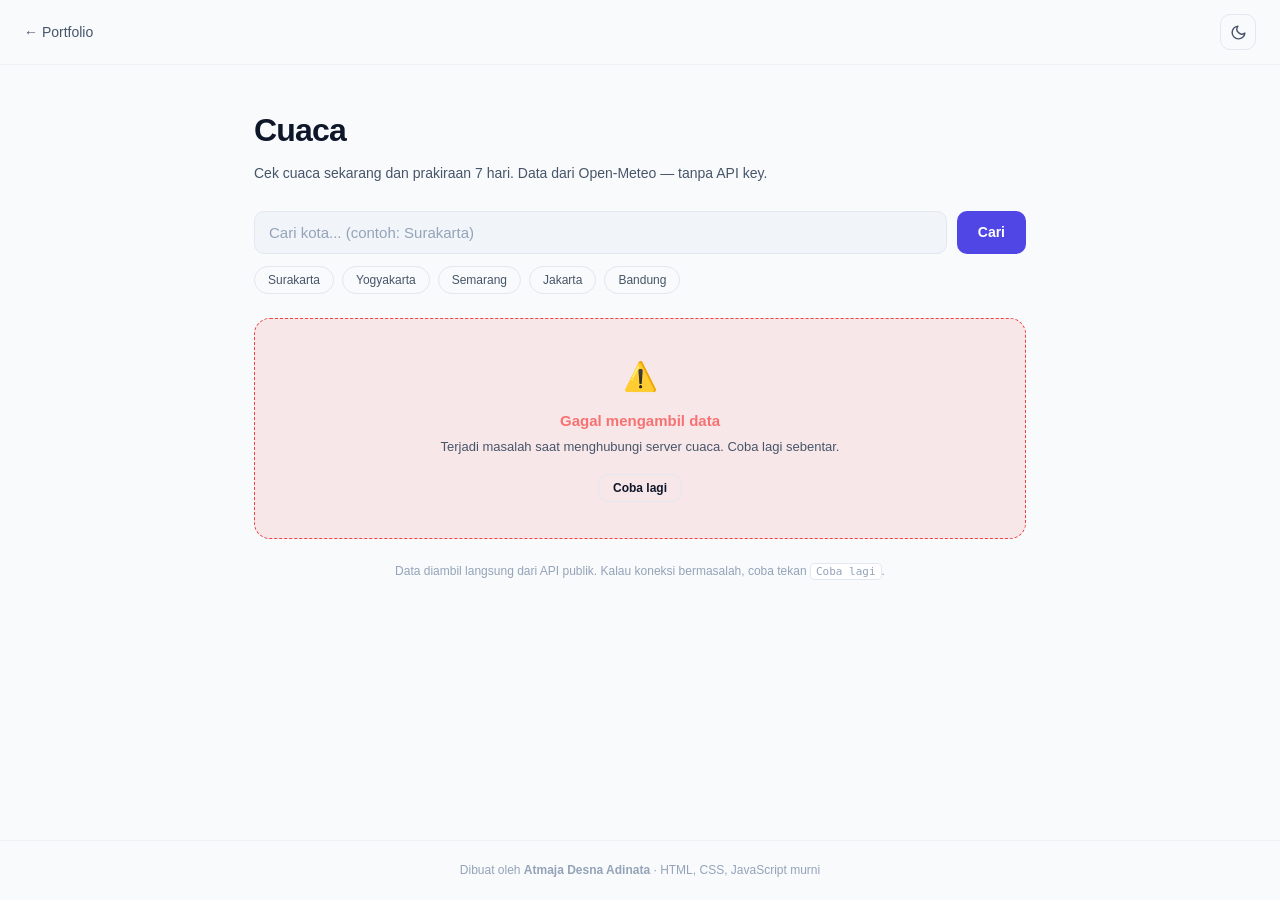
<file: projects/cuaca/index.html>
<!DOCTYPE html>
<html lang="id" data-theme="dark">
<head>
<meta charset="UTF-8">
<meta name="viewport" content="width=device-width, initial-scale=1.0">
<title>Cuaca — Atmaja Desna Adinata</title>
<meta name="description" content="Cek cuaca dan prakiraan 7 hari untuk kota mana pun. Data dari Open-Meteo API, tanpa API key.">
<link rel="icon" href="data:image/svg+xml,<svg xmlns='http://www.w3.org/2000/svg' viewBox='0 0 100 100'><rect width='100' height='100' rx='22' fill='%236366f1'/><text x='50' y='72' font-size='52' font-family='sans-serif' font-weight='bold' fill='white' text-anchor='middle'>☀</text></svg>">
<link rel="stylesheet" href="../assets/base.css">
<link rel="stylesheet" href="style.css">
</head>
<body>

<header class="topbar">
  <a class="back" href="../../">← Portfolio</a>
  <button class="theme-toggle" id="themeToggle" aria-label="Ganti tema terang/gelap">
    <svg class="icon-moon" viewBox="0 0 24 24" aria-hidden="true"><path d="M21 12.8A9 9 0 1 1 11.2 3a7 7 0 0 0 9.8 9.8z"/></svg>
    <svg class="icon-sun" viewBox="0 0 24 24" aria-hidden="true"><circle cx="12" cy="12" r="4"/><path d="M12 2v2m0 16v2M2 12h2m16 0h2M4.9 4.9l1.4 1.4m11.4 11.4 1.4 1.4M19.1 4.9l-1.4 1.4M6.3 17.7l-1.4 1.4"/></svg>
  </button>
</header>

<main class="app app--wide">

  <div class="app-head">
    <h1>Cuaca</h1>
    <p class="app-sub">
      Cek cuaca sekarang dan prakiraan 7 hari. Data dari Open-Meteo — tanpa API key.
    </p>
  </div>

  <!-- ============ PENCARIAN ============ -->
  <form class="search" id="searchForm" autocomplete="off">
    <input class="input-text" id="kotaInput" type="text"
           placeholder="Cari kota... (contoh: Surakarta)" maxlength="60">
    <button class="btn" type="submit" id="btnCari">Cari</button>
  </form>

  <div class="chips" id="chips">
    <button class="chip" data-kota="Surakarta" type="button">Surakarta</button>
    <button class="chip" data-kota="Yogyakarta" type="button">Yogyakarta</button>
    <button class="chip" data-kota="Semarang" type="button">Semarang</button>
    <button class="chip" data-kota="Jakarta" type="button">Jakarta</button>
    <button class="chip" data-kota="Bandung" type="button">Bandung</button>
  </div>

  <!-- ============ LOADING ============ -->
  <div class="loading" id="loading" hidden>
    <span class="spinner" aria-hidden="true"></span>
    <p>Mengambil data cuaca…</p>
  </div>

  <!-- ============ ERROR ============ -->
  <div class="error-box" id="errorBox" hidden>
    <span class="error-icon" aria-hidden="true">⚠️</span>
    <p class="error-title" id="errorTitle">Gagal mengambil data</p>
    <p class="error-text" id="errorText"></p>
    <button class="btn btn-ghost btn-small" id="btnRetry" type="button">Coba lagi</button>
  </div>

  <!-- ============ HASIL ============ -->
  <div id="hasil" hidden>

    <!-- sekarang -->
    <section class="now card" aria-live="polite">
      <div class="now-left">
        <p class="now-loc" id="nowLokasi">—</p>
        <div class="now-temp">
          <span id="nowIcon" class="now-icon" aria-hidden="true">☀️</span>
          <span class="now-degree" id="nowTemp">—</span>
          <span class="now-unit">°C</span>
        </div>
        <p class="now-desc" id="nowDesc">—</p>
      </div>

      <div class="now-right">
        <div class="detail">
          <span class="detail-label">Terasa seperti</span>
          <span class="detail-value" id="nowFeels">—</span>
        </div>
        <div class="detail">
          <span class="detail-label">Kelembapan</span>
          <span class="detail-value" id="nowHumid">—</span>
        </div>
        <div class="detail">
          <span class="detail-label">Angin</span>
          <span class="detail-value" id="nowWind">—</span>
        </div>
      </div>
    </section>

    <!-- prakiraan -->
    <section class="forecast">
      <h2 class="forecast-title">Prakiraan 7 Hari</h2>
      <ul class="forecast-list" id="forecastList"></ul>
    </section>

    <p class="source">
      Sumber: <a href="https://open-meteo.com/" target="_blank" rel="noopener">Open-Meteo</a>
      · diperbarui <span id="updatedAt">—</span>
    </p>
  </div>

  <p class="hint">
    Data diambil langsung dari API publik. Kalau koneksi bermasalah, coba tekan
    <kbd>Coba lagi</kbd>.
  </p>

</main>

<footer class="app-footer">
  <p>Dibuat oleh <strong>Atmaja Desna Adinata</strong> · HTML, CSS, JavaScript murni</p>
</footer>

<script src="script.js"></script>
</body>
</html>
</file>
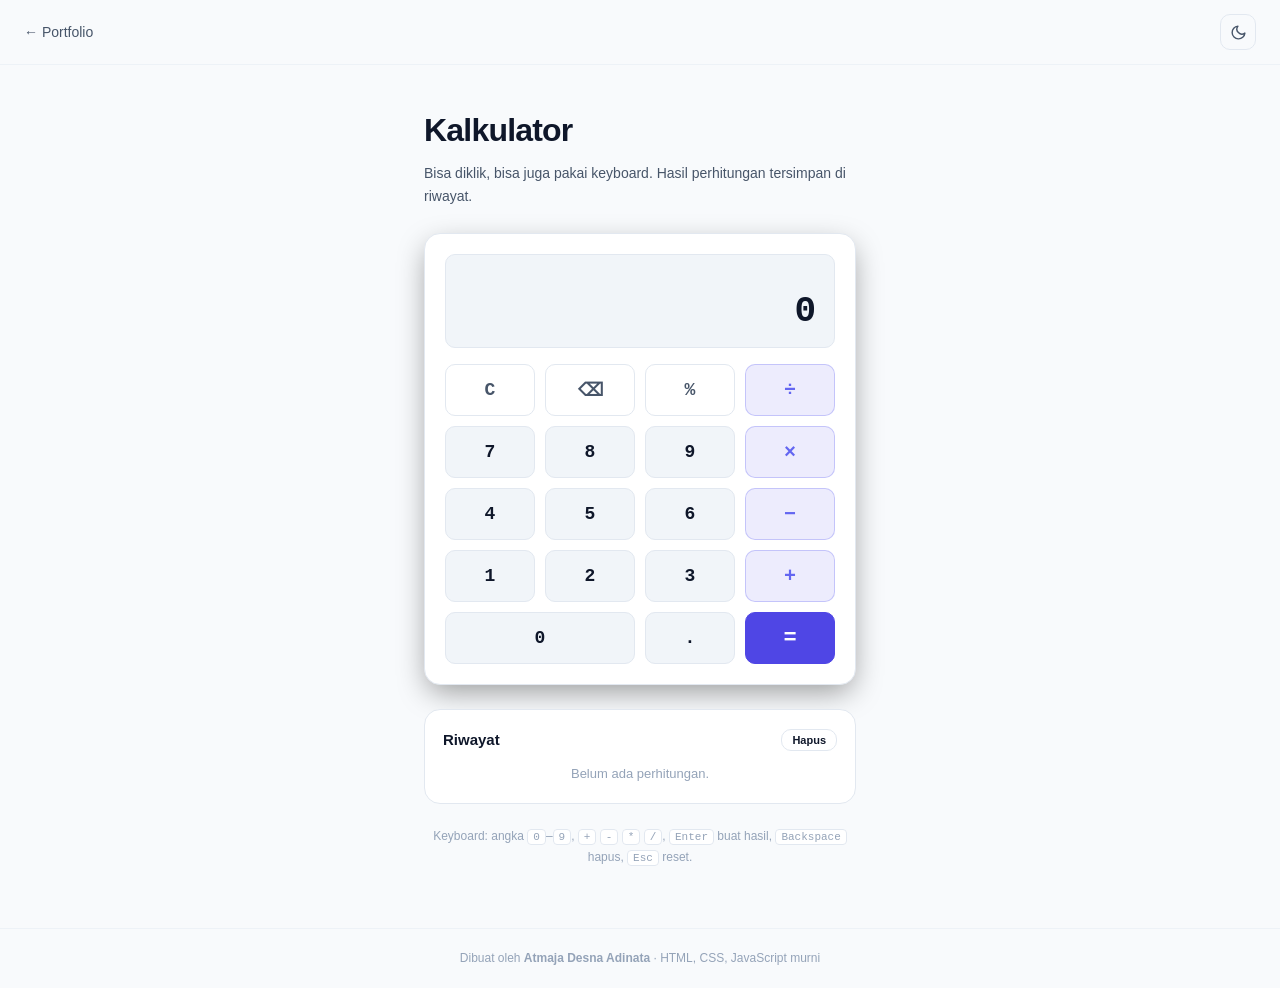
<file: projects/kalkulator/index.html>
<!DOCTYPE html>
<html lang="id" data-theme="dark">
<head>
<meta charset="UTF-8">
<meta name="viewport" content="width=device-width, initial-scale=1.0">
<title>Kalkulator — Atmaja Desna Adinata</title>
<meta name="description" content="Kalkulator web dengan dukungan keyboard dan riwayat perhitungan. Dibuat dengan HTML, CSS, dan JavaScript murni.">
<link rel="icon" href="data:image/svg+xml,<svg xmlns='http://www.w3.org/2000/svg' viewBox='0 0 100 100'><rect width='100' height='100' rx='22' fill='%236366f1'/><text x='50' y='70' font-size='48' font-family='sans-serif' font-weight='bold' fill='white' text-anchor='middle'>=</text></svg>">
<link rel="stylesheet" href="../assets/base.css">
<link rel="stylesheet" href="style.css">
</head>
<body>

<header class="topbar">
  <a class="back" href="../../">← Portfolio</a>
  <button class="theme-toggle" id="themeToggle" aria-label="Ganti tema terang/gelap">
    <svg class="icon-moon" viewBox="0 0 24 24" aria-hidden="true"><path d="M21 12.8A9 9 0 1 1 11.2 3a7 7 0 0 0 9.8 9.8z"/></svg>
    <svg class="icon-sun" viewBox="0 0 24 24" aria-hidden="true"><circle cx="12" cy="12" r="4"/><path d="M12 2v2m0 16v2M2 12h2m16 0h2M4.9 4.9l1.4 1.4m11.4 11.4 1.4 1.4M19.1 4.9l-1.4 1.4M6.3 17.7l-1.4 1.4"/></svg>
  </button>
</header>

<main class="app app--narrow">

  <div class="app-head">
    <h1>Kalkulator</h1>
    <p class="app-sub">Bisa diklik, bisa juga pakai keyboard. Hasil perhitungan tersimpan di riwayat.</p>
  </div>

  <section class="calc" aria-label="Kalkulator">
    <div class="calc-display">
      <div class="calc-expr" id="expr" aria-live="polite">&nbsp;</div>
      <output class="calc-result" id="result" aria-live="polite">0</output>
    </div>

    <div class="keypad">
      <button class="key key-fn" data-key="C">C</button>
      <button class="key key-fn" data-key="back" aria-label="Hapus satu karakter">⌫</button>
      <button class="key key-fn" data-key="%">%</button>
      <button class="key key-op" data-key="÷">÷</button>

      <button class="key" data-key="7">7</button>
      <button class="key" data-key="8">8</button>
      <button class="key" data-key="9">9</button>
      <button class="key key-op" data-key="×">×</button>

      <button class="key" data-key="4">4</button>
      <button class="key" data-key="5">5</button>
      <button class="key" data-key="6">6</button>
      <button class="key key-op" data-key="−">−</button>

      <button class="key" data-key="1">1</button>
      <button class="key" data-key="2">2</button>
      <button class="key" data-key="3">3</button>
      <button class="key key-op" data-key="+">+</button>

      <button class="key key-zero" data-key="0">0</button>
      <button class="key" data-key=".">.</button>
      <button class="key key-eq" data-key="=">=</button>
    </div>
  </section>

  <section class="history">
    <div class="history-head">
      <h2>Riwayat</h2>
      <button class="btn btn-ghost btn-small" id="clearHistory" type="button">Hapus</button>
    </div>
    <ul class="history-list" id="historyList"></ul>
    <p class="empty-sub center" id="historyEmpty">Belum ada perhitungan.</p>
  </section>

  <p class="hint">
    Keyboard: angka <kbd>0</kbd>–<kbd>9</kbd>, <kbd>+</kbd> <kbd>-</kbd> <kbd>*</kbd> <kbd>/</kbd>,
    <kbd>Enter</kbd> buat hasil, <kbd>Backspace</kbd> hapus, <kbd>Esc</kbd> reset.
  </p>

</main>

<footer class="app-footer">
  <p>Dibuat oleh <strong>Atmaja Desna Adinata</strong> · HTML, CSS, JavaScript murni</p>
</footer>

<script src="script.js"></script>
</body>
</html>
</file>
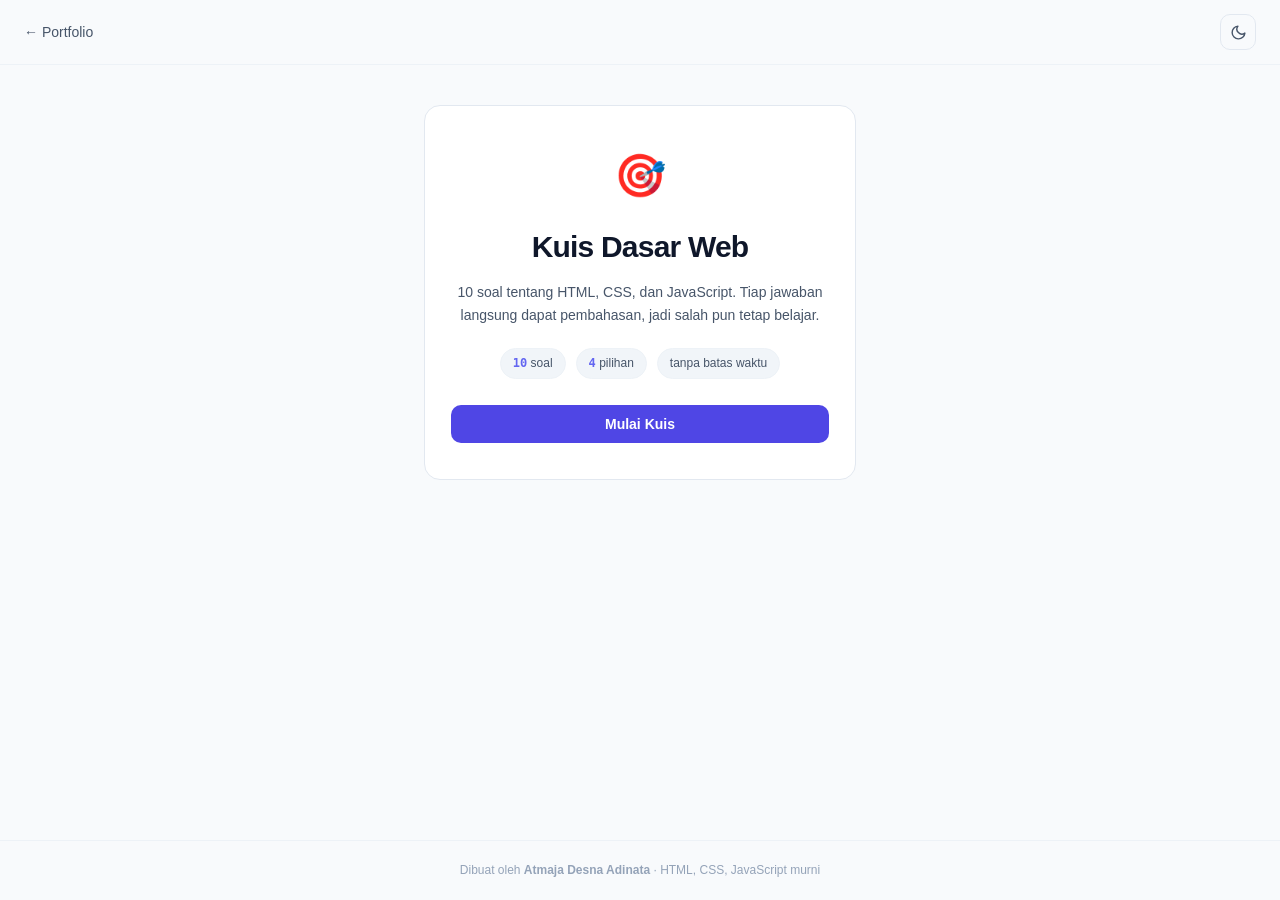
<file: projects/kuis/index.html>
<!DOCTYPE html>
<html lang="id" data-theme="dark">
<head>
<meta charset="UTF-8">
<meta name="viewport" content="width=device-width, initial-scale=1.0">
<title>Kuis Dasar Web — Atmaja Desna Adinata</title>
<meta name="description" content="Kuis interaktif 10 soal tentang dasar HTML, CSS, dan JavaScript, lengkap dengan pembahasan.">
<link rel="icon" href="data:image/svg+xml,<svg xmlns='http://www.w3.org/2000/svg' viewBox='0 0 100 100'><rect width='100' height='100' rx='22' fill='%236366f1'/><text x='50' y='70' font-size='48' font-family='sans-serif' font-weight='bold' fill='white' text-anchor='middle'>?</text></svg>">
<link rel="stylesheet" href="../assets/base.css">
<link rel="stylesheet" href="style.css">
</head>
<body>

<header class="topbar">
  <a class="back" href="../../">← Portfolio</a>
  <button class="theme-toggle" id="themeToggle" aria-label="Ganti tema terang/gelap">
    <svg class="icon-moon" viewBox="0 0 24 24" aria-hidden="true"><path d="M21 12.8A9 9 0 1 1 11.2 3a7 7 0 0 0 9.8 9.8z"/></svg>
    <svg class="icon-sun" viewBox="0 0 24 24" aria-hidden="true"><circle cx="12" cy="12" r="4"/><path d="M12 2v2m0 16v2M2 12h2m16 0h2M4.9 4.9l1.4 1.4m11.4 11.4 1.4 1.4M19.1 4.9l-1.4 1.4M6.3 17.7l-1.4 1.4"/></svg>
  </button>
</header>

<main class="app app--narrow">

  <!-- ============ LAYAR MULAI ============ -->
  <section class="screen" id="screenStart">
    <div class="start-box card">
      <span class="start-icon" aria-hidden="true">🎯</span>
      <h1>Kuis Dasar Web</h1>
      <p class="app-sub">
        10 soal tentang HTML, CSS, dan JavaScript. Tiap jawaban langsung
        dapat pembahasan, jadi salah pun tetap belajar.
      </p>

      <ul class="start-facts">
        <li><span class="mono">10</span> soal</li>
        <li><span class="mono">4</span> pilihan</li>
        <li>tanpa batas waktu</li>
      </ul>

      <button class="btn btn-block" id="btnStart" type="button">Mulai Kuis</button>
    </div>
  </section>

  <!-- ============ LAYAR SOAL ============ -->
  <section class="screen" id="screenQuiz" hidden>
    <div class="quiz-head">
      <div class="quiz-progress-text">
        <span>Soal <strong id="qNum">1</strong> / <span id="qTotal">10</span></span>
        <span class="mono faint" id="qScore">Skor 0</span>
      </div>
      <div class="progress-track">
        <div class="progress-fill" id="qProgress"></div>
      </div>
    </div>

    <div class="card question-card">
      <span class="badge badge-primary" id="qTopic">HTML</span>
      <h2 class="question-text" id="qText">—</h2>

      <div class="options" id="options" role="group" aria-label="Pilihan jawaban"></div>

      <div class="feedback" id="feedback" hidden>
        <p class="feedback-title" id="fbTitle"></p>
        <p class="feedback-text" id="fbText"></p>
      </div>

      <button class="btn btn-block" id="btnNext" type="button" hidden>Soal Berikutnya →</button>
    </div>
  </section>

  <!-- ============ LAYAR HASIL ============ -->
  <section class="screen" id="screenResult" hidden>
    <div class="card result-box">
      <div class="score-ring" id="scoreRing">
        <span class="score-num" id="scoreNum">0</span>
        <span class="score-of">/ 10</span>
      </div>

      <h2 class="result-title" id="resultTitle">Selesai!</h2>
      <p class="app-sub center" id="resultMsg"></p>

      <div class="result-stats">
        <div class="stat">
          <span class="stat-num" id="statBenar">0</span>
          <span class="stat-label">Benar</span>
        </div>
        <div class="stat">
          <span class="stat-num" id="statSalah">0</span>
          <span class="stat-label">Salah</span>
        </div>
        <div class="stat">
          <span class="stat-num" id="statPersen">0%</span>
          <span class="stat-label">Nilai</span>
        </div>
      </div>

      <button class="btn btn-block" id="btnRestart" type="button">Ulangi Kuis</button>
      <button class="btn btn-ghost btn-block" id="btnReview" type="button" style="margin-top:8px">Lihat Pembahasan</button>
    </div>

    <div class="review" id="reviewBox" hidden>
      <h3 class="review-title">Pembahasan</h3>
      <ul class="review-list" id="reviewList"></ul>
    </div>
  </section>

</main>

<footer class="app-footer">
  <p>Dibuat oleh <strong>Atmaja Desna Adinata</strong> · HTML, CSS, JavaScript murni</p>
</footer>

<script src="script.js"></script>
</body>
</html>
</file>
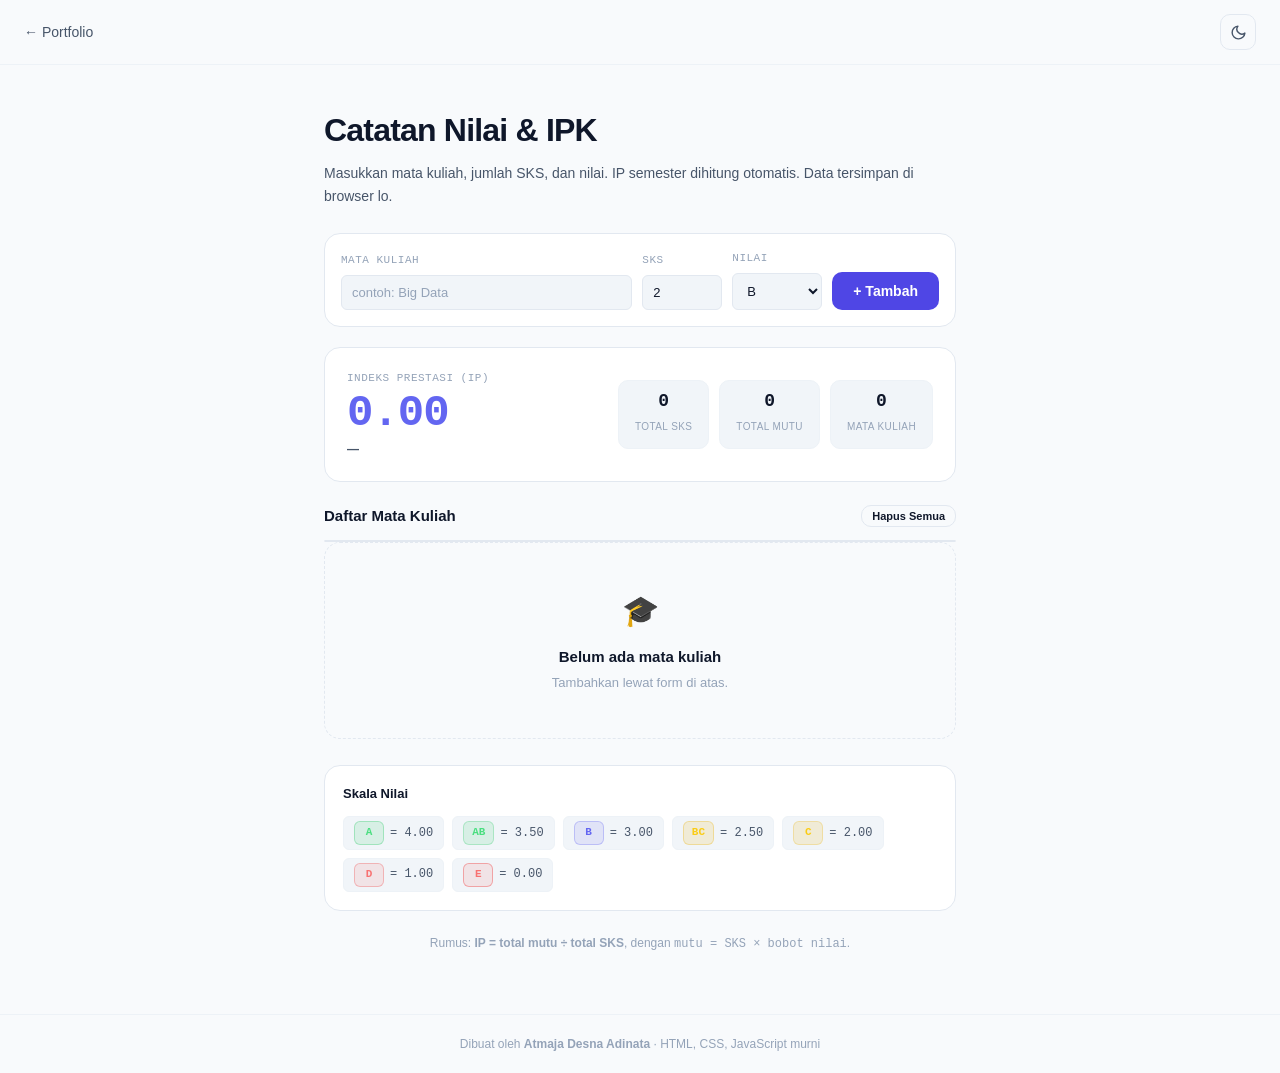
<file: projects/nilai-ipk/index.html>
<!DOCTYPE html>
<html lang="id" data-theme="dark">
<head>
<meta charset="UTF-8">
<meta name="viewport" content="width=device-width, initial-scale=1.0">
<title>Catatan Nilai &amp; IPK — Atmaja Desna Adinata</title>
<meta name="description" content="Hitung IP semester otomatis dari nilai dan bobot SKS. Data tersimpan di browser.">
<link rel="icon" href="data:image/svg+xml,<svg xmlns='http://www.w3.org/2000/svg' viewBox='0 0 100 100'><rect width='100' height='100' rx='22' fill='%236366f1'/><text x='50' y='70' font-size='44' font-family='sans-serif' font-weight='bold' fill='white' text-anchor='middle'>A</text></svg>">
<link rel="stylesheet" href="../assets/base.css">
<link rel="stylesheet" href="style.css">
</head>
<body>

<header class="topbar">
  <a class="back" href="../../">← Portfolio</a>
  <button class="theme-toggle" id="themeToggle" aria-label="Ganti tema terang/gelap">
    <svg class="icon-moon" viewBox="0 0 24 24" aria-hidden="true"><path d="M21 12.8A9 9 0 1 1 11.2 3a7 7 0 0 0 9.8 9.8z"/></svg>
    <svg class="icon-sun" viewBox="0 0 24 24" aria-hidden="true"><circle cx="12" cy="12" r="4"/><path d="M12 2v2m0 16v2M2 12h2m16 0h2M4.9 4.9l1.4 1.4m11.4 11.4 1.4 1.4M19.1 4.9l-1.4 1.4M6.3 17.7l-1.4 1.4"/></svg>
  </button>
</header>

<main class="app">

  <div class="app-head">
    <h1>Catatan Nilai &amp; IPK</h1>
    <p class="app-sub">
      Masukkan mata kuliah, jumlah SKS, dan nilai. IP semester dihitung otomatis.
      Data tersimpan di browser lo.
    </p>
  </div>

  <!-- ============ FORM ============ -->
  <form class="card form-card" id="matkulForm" autocomplete="off">
    <div class="form-row">
      <label class="field field-grow">
        <span class="field-label">Mata Kuliah</span>
        <input class="input-text" id="namaMatkul" type="text"
               placeholder="contoh: Big Data" maxlength="60" required>
      </label>

      <label class="field field-sks">
        <span class="field-label">SKS</span>
        <input id="sksMatkul" type="number" min="1" max="6" step="1" value="2" required>
      </label>

      <label class="field field-nilai">
        <span class="field-label">Nilai</span>
        <select id="nilaiMatkul">
          <option value="A">A</option>
          <option value="AB">AB</option>
          <option value="B" selected>B</option>
          <option value="BC">BC</option>
          <option value="C">C</option>
          <option value="D">D</option>
          <option value="E">E</option>
        </select>
      </label>

      <button class="btn btn-add" type="submit">+ Tambah</button>
    </div>
  </form>

  <!-- ============ RINGKASAN ============ -->
  <section class="summary" aria-live="polite">
    <div class="summary-main">
      <span class="summary-label">Indeks Prestasi (IP)</span>
      <span class="summary-ip" id="ipValue">0.00</span>
      <span class="summary-predikat" id="predikat">—</span>
    </div>
    <div class="summary-stats">
      <div class="stat">
        <span class="stat-num" id="totalSks">0</span>
        <span class="stat-label">Total SKS</span>
      </div>
      <div class="stat">
        <span class="stat-num" id="totalMutu">0</span>
        <span class="stat-label">Total Mutu</span>
      </div>
      <div class="stat">
        <span class="stat-num" id="jumlahMatkul">0</span>
        <span class="stat-label">Mata Kuliah</span>
      </div>
    </div>
  </section>

  <!-- ============ TABEL ============ -->
  <section class="list-section">
    <div class="list-head">
      <h2>Daftar Mata Kuliah</h2>
      <button class="btn btn-ghost btn-small" id="btnHapusSemua" type="button">Hapus Semua</button>
    </div>

    <div class="table-wrap">
      <table class="table" id="tabelMatkul">
        <thead>
          <tr>
            <th scope="col">Mata Kuliah</th>
            <th scope="col" class="num">SKS</th>
            <th scope="col" class="num">Nilai</th>
            <th scope="col" class="num">Bobot</th>
            <th scope="col" class="num">Mutu</th>
            <th scope="col" class="act"></th>
          </tr>
        </thead>
        <tbody id="tbodyMatkul"></tbody>
      </table>
    </div>

    <div class="empty" id="emptyState">
      <span class="empty-icon" aria-hidden="true">🎓</span>
      <p class="empty-title">Belum ada mata kuliah</p>
      <p class="empty-sub">Tambahkan lewat form di atas.</p>
    </div>
  </section>

  <!-- ============ SKALA NILAI ============ -->
  <section class="scale">
    <h2 class="scale-title">Skala Nilai</h2>
    <ul class="scale-list" id="scaleList"></ul>
  </section>

  <p class="hint">
    Rumus: <strong>IP = total mutu ÷ total SKS</strong>, dengan
    <span class="mono">mutu = SKS × bobot nilai</span>.
  </p>

</main>

<footer class="app-footer">
  <p>Dibuat oleh <strong>Atmaja Desna Adinata</strong> · HTML, CSS, JavaScript murni</p>
</footer>

<script src="script.js"></script>
</body>
</html>
</file>
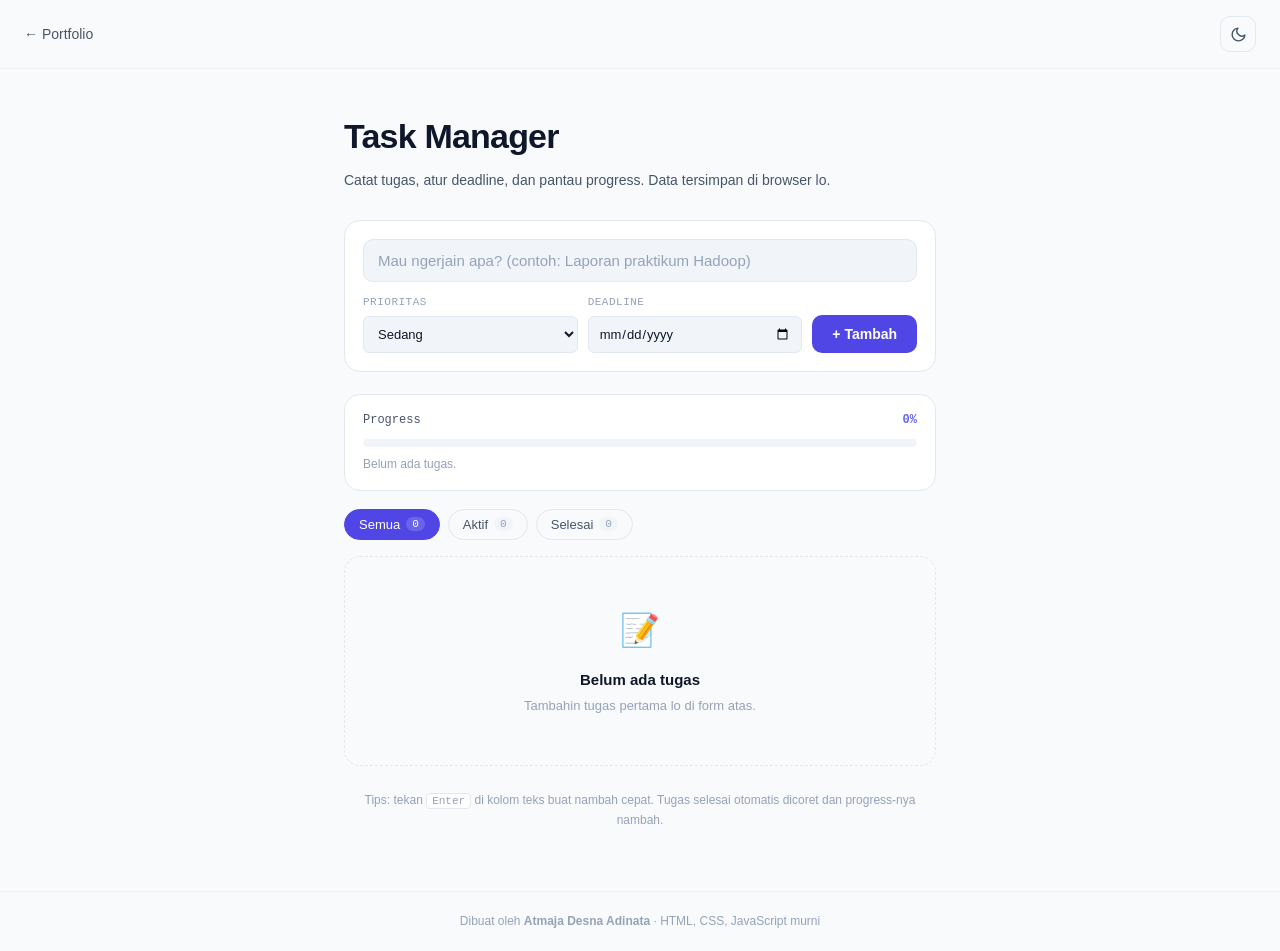
<file: projects/todo-app/index.html>
<!DOCTYPE html>
<html lang="id" data-theme="dark">
<head>
<meta charset="UTF-8">
<meta name="viewport" content="width=device-width, initial-scale=1.0">
<title>Task Manager — Atmaja Desna Adinata</title>
<meta name="description" content="Aplikasi pencatat tugas dengan deadline, prioritas, dan progress. Dibuat dengan HTML, CSS, dan JavaScript murni.">
<link rel="icon" href="data:image/svg+xml,<svg xmlns='http://www.w3.org/2000/svg' viewBox='0 0 100 100'><rect width='100' height='100' rx='22' fill='%236366f1'/><text x='50' y='72' font-size='56' font-family='sans-serif' font-weight='bold' fill='white' text-anchor='middle'>✓</text></svg>">
<link rel="stylesheet" href="style.css">
</head>
<body>

<header class="topbar">
  <a class="back" href="../../">← Portfolio</a>
  <button class="theme-toggle" id="themeToggle" aria-label="Ganti tema terang/gelap">
    <svg class="icon-moon" viewBox="0 0 24 24" aria-hidden="true"><path d="M21 12.8A9 9 0 1 1 11.2 3a7 7 0 0 0 9.8 9.8z"/></svg>
    <svg class="icon-sun" viewBox="0 0 24 24" aria-hidden="true"><circle cx="12" cy="12" r="4"/><path d="M12 2v2m0 16v2M2 12h2m16 0h2M4.9 4.9l1.4 1.4m11.4 11.4 1.4 1.4M19.1 4.9l-1.4 1.4M6.3 17.7l-1.4 1.4"/></svg>
  </button>
</header>

<main class="app">

  <div class="app-head">
    <h1>Task Manager</h1>
    <p class="app-sub">Catat tugas, atur deadline, dan pantau progress. Data tersimpan di browser lo.</p>
  </div>

  <!-- ============ FORM TAMBAH ============ -->
  <form class="add-form" id="taskForm" autocomplete="off">
    <input
      class="input-text"
      id="taskInput"
      type="text"
      placeholder="Mau ngerjain apa? (contoh: Laporan praktikum Hadoop)"
      maxlength="120"
      required
    >
    <div class="form-row">
      <label class="field">
        <span class="field-label">Prioritas</span>
        <select id="taskPriority">
          <option value="rendah">Rendah</option>
          <option value="sedang" selected>Sedang</option>
          <option value="tinggi">Tinggi</option>
        </select>
      </label>

      <label class="field">
        <span class="field-label">Deadline</span>
        <input id="taskDeadline" type="date">
      </label>

      <button class="btn-add" type="submit">+ Tambah</button>
    </div>
  </form>

  <!-- ============ PROGRESS ============ -->
  <section class="progress-box" aria-live="polite">
    <div class="progress-info">
      <span id="progressLabel">Progress</span>
      <span id="progressText">0%</span>
    </div>
    <div class="progress-track">
      <div class="progress-fill" id="progressFill"></div>
    </div>
    <p class="progress-note" id="progressNote">Belum ada tugas.</p>
  </section>

  <!-- ============ FILTER ============ -->
  <div class="filters" role="group" aria-label="Filter tugas">
    <button class="filter-btn is-active" data-filter="all" type="button">Semua <span class="count" id="countAll">0</span></button>
    <button class="filter-btn" data-filter="active" type="button">Aktif <span class="count" id="countActive">0</span></button>
    <button class="filter-btn" data-filter="done" type="button">Selesai <span class="count" id="countDone">0</span></button>
  </div>

  <!-- ============ DAFTAR TUGAS ============ -->
  <ul class="task-list" id="taskList"></ul>

  <!-- ============ KOSONG ============ -->
  <div class="empty" id="emptyState">
    <span class="empty-icon" aria-hidden="true">📝</span>
    <p class="empty-title">Belum ada tugas</p>
    <p class="empty-sub">Tambahin tugas pertama lo di form atas.</p>
  </div>

  <p class="hint">
    Tips: tekan <kbd>Enter</kbd> di kolom teks buat nambah cepat.
    Tugas selesai otomatis dicoret dan progress-nya nambah.
  </p>

</main>

<footer class="app-footer">
  <p>Dibuat oleh <strong>Atmaja Desna Adinata</strong> · HTML, CSS, JavaScript murni</p>
</footer>

<script src="script.js"></script>
</body>
</html>
</file>
<file: style.css>
/* =========================================================
   STYLE.CSS — Atmaja Desna Adinata Portfolio
   Modern, clean, responsive, dark/light mode
   ========================================================= */

:root {
  --font-sans: -apple-system, BlinkMacSystemFont, "Segoe UI", Roboto,
               "Helvetica Neue", Arial, sans-serif;
  --font-mono: ui-monospace, SFMono-Regular, "SF Mono", Menlo, Consolas, monospace;

  --bg: #0b0f19;
  --bg-alt: #111827;
  --bg-card: #161f30;
  --bg-card-hover: #1e293b;

  --border: #1f293d;
  --border-subtle: #162033;

  --text: #e2e8f0;
  --text-muted: #94a3b8;
  --text-faint: #64748b;

  --primary: #6366f1;
  --primary-light: #818cf8;
  --primary-glow: rgba(99, 102, 241, 0.25);
  --accent: #38bdf8;

  --radius-sm: 6px;
  --radius-md: 10px;
  --radius-lg: 16px;
  --radius-full: 9999px;

  --transition: 0.2s cubic-bezier(0.4, 0, 0.2, 1);
  --shadow: 0 4px 20px -2px rgba(0, 0, 0, 0.5);
  --shadow-lg: 0 10px 30px -4px rgba(0, 0, 0, 0.6);
}

[data-theme="light"] {
  --bg: #f8fafc;
  --bg-alt: #f1f5f9;
  --bg-card: #ffffff;
  --bg-card-hover: #f8fafc;

  --border: #e2e8f0;
  --border-subtle: #edf2f7;

  --text: #0f172a;
  --text-muted: #475569;
  --text-faint: #94a3b8;

  --primary: #4f46e5;
  --primary-light: #6366f1;
  --primary-glow: rgba(79, 70, 229, 0.15);
  --accent: #0284c7;

  --shadow: 0 4px 20px -2px rgba(15, 23, 42, 0.08);
  --shadow-lg: 0 10px 30px -4px rgba(15, 23, 42, 0.12);
}

*, *::before, *::after {
  box-sizing: border-box;
  margin: 0;
  padding: 0;
}

html {
  scroll-behavior: smooth;
  font-family: var(--font-sans);
  background: var(--bg);
  color: var(--text);
  line-height: 1.6;
  -webkit-font-smoothing: antialiased;
}

body {
  overflow-x: hidden;
  background: var(--bg);
  color: var(--text);
  min-height: 100vh;
  display: flex;
  flex-direction: column;
}

.skip-link {
  position: absolute;
  top: -40px;
  left: 16px;
  background: var(--primary);
  color: white;
  padding: 8px 16px;
  border-radius: var(--radius-sm);
  text-decoration: none;
  font-weight: 600;
  z-index: 1000;
  transition: top 0.2s;
}
.skip-link:focus { top: 16px; }

.container {
  max-width: 1080px;
  margin: 0 auto;
  padding: 0 24px;
}

/* ================= HEADER & NAV ================= */
.site-header {
  position: sticky;
  top: 0;
  z-index: 100;
  background: rgba(11, 15, 25, 0.85);
  backdrop-filter: blur(12px);
  -webkit-backdrop-filter: blur(12px);
  border-bottom: 1px solid var(--border-subtle);
  transition: background var(--transition);
}
[data-theme="light"] .site-header {
  background: rgba(248, 250, 252, 0.88);
}

.nav {
  max-width: 1080px;
  margin: 0 auto;
  padding: 16px 24px;
  display: flex;
  align-items: center;
  gap: 20px;
}

.brand {
  font-size: 20px;
  font-weight: 800;
  color: var(--text);
  text-decoration: none;
  letter-spacing: -0.5px;
}
.brand .dot {
  color: var(--primary);
}

.menu {
  display: flex;
  align-items: center;
  gap: 24px;
  list-style: none;
  margin-left: auto;
}
.menu a {
  color: var(--text-muted);
  text-decoration: none;
  font-size: 14px;
  font-weight: 500;
  transition: color var(--transition);
  padding: 4px 0;
}
.menu a:hover,
.menu a.active {
  color: var(--text);
}

.theme-toggle {
  background: transparent;
  border: 1px solid var(--border);
  color: var(--text-muted);
  width: 38px;
  height: 38px;
  border-radius: var(--radius-md);
  cursor: pointer;
  display: grid;
  place-items: center;
  transition: all var(--transition);
}
.theme-toggle:hover {
  color: var(--text);
  border-color: var(--text-muted);
}
.theme-toggle svg {
  width: 18px;
  height: 18px;
  fill: none;
  stroke: currentColor;
  stroke-width: 2;
  stroke-linecap: round;
  stroke-linejoin: round;
}

[data-theme="dark"] .icon-sun { display: block; }
[data-theme="dark"] .icon-moon { display: none; }
[data-theme="light"] .icon-sun { display: none; }
[data-theme="light"] .icon-moon { display: block; }

.nav-toggle {
  display: none;
  background: transparent;
  border: 1px solid var(--border);
  border-radius: var(--radius-sm);
  padding: 8px;
  cursor: pointer;
  margin-left: auto;
}
.nav-toggle span {
  display: block;
  width: 20px;
  height: 2px;
  background: var(--text);
  transition: transform var(--transition);
}
.nav-toggle span + span { margin-top: 4px; }

/* ================= HERO ================= */
.hero {
  position: relative;
  min-height: calc(100vh - 71px);
  display: flex;
  flex-direction: column;
  justify-content: center;
  padding: 80px 0 60px;
  overflow: hidden;
}

.hero-glow {
  position: absolute;
  top: 15%;
  left: 50%;
  transform: translateX(-50%);
  width: 600px;
  height: 300px;
  background: radial-gradient(ellipse at center, var(--primary-glow) 0%, transparent 70%);
  pointer-events: none;
  z-index: 0;
}

.hero-inner {
  position: relative;
  z-index: 1;
}

.eyebrow {
  color: var(--primary-light);
  font-family: var(--font-mono);
  font-size: 14px;
  margin-bottom: 12px;
  letter-spacing: 0.5px;
}

.hero-title {
  font-size: clamp(38px, 6vw, 64px);
  font-weight: 800;
  line-height: 1.1;
  letter-spacing: -1.5px;
  margin-bottom: 16px;
}
.hero-title .grad {
  background: linear-gradient(135deg, var(--primary-light), var(--accent));
  -webkit-background-clip: text;
  background-clip: text;
  -webkit-text-fill-color: transparent;
}

.hero-role {
  font-size: clamp(16px, 2.5vw, 20px);
  color: var(--text-muted);
  font-weight: 500;
  margin-bottom: 18px;
}

.hero-desc {
  max-width: 580px;
  color: var(--text-muted);
  font-size: 16px;
  line-height: 1.7;
  margin-bottom: 32px;
}

.hero-actions {
  display: flex;
  gap: 14px;
  flex-wrap: wrap;
  margin-bottom: 36px;
}

.btn {
  display: inline-flex;
  align-items: center;
  gap: 8px;
  padding: 12px 24px;
  border-radius: var(--radius-md);
  font-size: 14px;
  font-weight: 600;
  text-decoration: none;
  cursor: pointer;
  transition: all var(--transition);
  border: 1px solid transparent;
}
.btn-primary {
  background: var(--primary);
  color: white;
  box-shadow: 0 4px 14px var(--primary-glow);
}
.btn-primary:hover {
  background: var(--primary-light);
  transform: translateY(-1px);
}
.btn-ghost {
  background: transparent;
  color: var(--text);
  border-color: var(--border);
}
.btn-ghost:hover {
  border-color: var(--text-muted);
  background: var(--bg-card);
}

.hero-meta {
  display: flex;
  gap: 24px;
  list-style: none;
  font-size: 13px;
  color: var(--text-faint);
  flex-wrap: wrap;
}
.hero-meta li {
  display: flex;
  align-items: center;
  gap: 6px;
}

.scroll-hint {
  position: absolute;
  bottom: 24px;
  left: 50%;
  transform: translateX(-50%);
  width: 22px;
  height: 36px;
  border: 2px solid var(--text-faint);
  border-radius: 12px;
  display: flex;
  justify-content: center;
  padding-top: 6px;
  transition: border-color var(--transition);
}
.scroll-hint:hover { border-color: var(--text-muted); }
.scroll-hint span {
  width: 4px;
  height: 8px;
  background: var(--primary);
  border-radius: 2px;
  animation: scrollBob 1.8s infinite;
}
@keyframes scrollBob {
  0% { transform: translateY(0); opacity: 1; }
  70% { transform: translateY(12px); opacity: 0; }
  100% { transform: translateY(0); opacity: 0; }
}

/* ================= SECTIONS ================= */
.section {
  padding: 90px 0;
  position: relative;
}
.section-alt {
  background: var(--bg-alt);
}

.section-head {
  display: flex;
  align-items: baseline;
  gap: 14px;
  margin-bottom: 12px;
}
.section-head h2 {
  font-size: clamp(24px, 4vw, 32px);
  font-weight: 700;
  letter-spacing: -0.5px;
}
.section-num {
  font-family: var(--font-mono);
  font-size: 14px;
  color: var(--primary-light);
  font-weight: 600;
}
.section-sub {
  color: var(--text-muted);
  font-size: 15px;
  max-width: 600px;
  margin-bottom: 40px;
}

/* ================= ABOUT ================= */
.about-grid {
  display: grid;
  grid-template-columns: 1.4fr 1fr;
  gap: 40px;
  margin-top: 28px;
}
.about-text {
  color: var(--text-muted);
  font-size: 16px;
  line-height: 1.8;
  display: flex;
  flex-direction: column;
  gap: 16px;
}
.about-text strong { color: var(--text); }
.about-text em { color: var(--accent); font-style: normal; }

.facts {
  list-style: none;
  background: var(--bg-card);
  border: 1px solid var(--border);
  border-radius: var(--radius-lg);
  padding: 24px;
  display: flex;
  flex-direction: column;
  gap: 16px;
  align-self: start;
}
.facts li {
  display: flex;
  flex-direction: column;
  gap: 2px;
  border-bottom: 1px solid var(--border-subtle);
  padding-bottom: 12px;
}
.facts li:last-child {
  border-bottom: none;
  padding-bottom: 0;
}
.facts-label {
  font-size: 12px;
  text-transform: uppercase;
  letter-spacing: 0.5px;
  color: var(--text-faint);
  font-family: var(--font-mono);
}
.facts-value {
  font-size: 14px;
  font-weight: 600;
  color: var(--text);
}

/* ================= SKILLS ================= */
.skills-grid {
  display: grid;
  grid-template-columns: repeat(auto-fit, minmax(240px, 1fr));
  gap: 20px;
}

.skill-card {
  background: var(--bg-card);
  border: 1px solid var(--border);
  border-radius: var(--radius-lg);
  padding: 26px;
  transition: all var(--transition);
}
.skill-card:hover {
  transform: translateY(-3px);
  border-color: var(--primary);
  box-shadow: var(--shadow);
}
.skill-icon {
  width: 44px;
  height: 44px;
  background: var(--bg);
  border-radius: var(--radius-md);
  display: grid;
  place-items: center;
  font-size: 20px;
  margin-bottom: 16px;
  color: var(--primary-light);
  font-weight: 700;
  border: 1px solid var(--border-subtle);
}
.skill-card h3 {
  font-size: 17px;
  font-weight: 600;
  margin-bottom: 8px;
}
.skill-card p {
  color: var(--text-muted);
  font-size: 14px;
  line-height: 1.6;
  margin-bottom: 16px;
}

.tags {
  display: flex;
  flex-wrap: wrap;
  gap: 6px;
}
.tags span {
  font-size: 11px;
  font-family: var(--font-mono);
  background: var(--bg);
  color: var(--text-muted);
  padding: 3px 8px;
  border-radius: var(--radius-sm);
  border: 1px solid var(--border-subtle);
}

/* ================= PROJECTS ================= */
.projects-grid {
  display: grid;
  grid-template-columns: repeat(auto-fit, minmax(min(300px, 100%), 1fr));
  gap: 24px;
}

.project-card {
  background: var(--bg-card);
  border: 1px solid var(--border);
  border-radius: var(--radius-lg);
  padding: 28px;
  display: flex;
  flex-direction: column;
  transition: all var(--transition);
  position: relative;
}
.project-card:hover {
  transform: translateY(-4px);
  border-color: var(--primary);
  box-shadow: var(--shadow-lg);
}
.project-card.is-wip {
  opacity: 0.88;
}

.project-top {
  display: flex;
  justify-content: space-between;
  align-items: center;
  margin-bottom: 14px;
}
.project-badge {
  font-size: 11px;
  font-family: var(--font-mono);
  font-weight: 600;
  padding: 3px 10px;
  border-radius: var(--radius-full);
  text-transform: uppercase;
  letter-spacing: 0.5px;
}
.project-badge.done {
  background: rgba(34, 197, 94, 0.15);
  color: #4ade80;
  border: 1px solid rgba(34, 197, 94, 0.3);
}
.project-badge.wip {
  background: rgba(234, 179, 8, 0.15);
  color: #facc15;
  border: 1px solid rgba(234, 179, 8, 0.3);
}
.project-date {
  font-size: 12px;
  color: var(--text-faint);
  font-family: var(--font-mono);
}

.project-card h3 {
  font-size: 18px;
  font-weight: 700;
  margin-bottom: 10px;
}
.project-card p {
  color: var(--text-muted);
  font-size: 14px;
  line-height: 1.6;
  margin-bottom: 20px;
  flex-grow: 1;
}
.project-card .tags {
  margin-bottom: 20px;
}

.project-links {
  display: flex;
  gap: 16px;
  align-items: center;
  flex-wrap: wrap;
}
.project-link {
  font-size: 13px;
  font-weight: 600;
  color: var(--primary-light);
  text-decoration: none;
  display: inline-flex;
  align-items: center;
  gap: 4px;
  transition: gap var(--transition);
}
.project-link.secondary {
  color: var(--text-muted);
}
.project-link:hover { gap: 8px; color: var(--accent); }
.project-link.secondary:hover { color: var(--text); }
.project-link.muted {
  color: var(--text-faint);
  cursor: default;
}

/* ================= TIMELINE ================= */
.timeline {
  list-style: none;
  position: relative;
  padding-left: 28px;
  max-width: 680px;
}
.timeline::before {
  content: "";
  position: absolute;
  top: 6px;
  bottom: 6px;
  left: 7px;
  width: 2px;
  background: var(--border);
}

.timeline-item {
  position: relative;
  margin-bottom: 36px;
}
.timeline-item:last-child { margin-bottom: 0; }

.timeline-dot {
  position: absolute;
  left: -28px;
  top: 4px;
  width: 16px;
  height: 16px;
  border-radius: 50%;
  background: var(--bg);
  border: 3px solid var(--primary);
}

.timeline-period {
  display: inline-block;
  font-size: 12px;
  font-family: var(--font-mono);
  color: var(--primary-light);
  margin-bottom: 4px;
  font-weight: 600;
}
.timeline-body h3 {
  font-size: 18px;
  font-weight: 700;
  margin-bottom: 2px;
}
.timeline-place {
  font-size: 14px;
  color: var(--accent);
  font-weight: 500;
  margin-bottom: 8px;
}
.timeline-body p:last-child {
  color: var(--text-muted);
  font-size: 14px;
  line-height: 1.6;
}

/* ================= KONTAK ================= */
.contact-grid {
  display: grid;
  grid-template-columns: repeat(auto-fit, minmax(240px, 1fr));
  gap: 20px;
  max-width: 640px;
}

.contact-card {
  background: var(--bg-card);
  border: 1px solid var(--border);
  border-radius: var(--radius-lg);
  padding: 22px;
  text-decoration: none;
  color: inherit;
  display: flex;
  flex-direction: column;
  gap: 4px;
  transition: all var(--transition);
}
.contact-card:hover {
  transform: translateY(-2px);
  border-color: var(--primary);
  box-shadow: var(--shadow);
}
.contact-icon {
  font-size: 24px;
  margin-bottom: 6px;
}

/* tombol email: reset gaya bawaan <button> */
button.contact-card {
  font-family: inherit;
  text-align: left;
  cursor: pointer;
  width: 100%;
  border: 1px solid var(--border);
}
.contact-label {
  font-size: 12px;
  text-transform: uppercase;
  letter-spacing: 0.5px;
  color: var(--text-faint);
  font-family: var(--font-mono);
}
.contact-value {
  font-size: 14px;
  font-weight: 600;
  color: var(--text);
  word-break: break-all;
}

/* ================= FOOTER ================= */
.site-footer {
  margin-top: auto;
  border-top: 1px solid var(--border);
  padding: 32px 0;
  background: var(--bg);
}
.footer-inner {
  display: flex;
  justify-content: space-between;
  align-items: center;
  font-size: 13px;
  color: var(--text-faint);
  flex-wrap: wrap;
  gap: 12px;
}
.footer-note {
  font-family: var(--font-mono);
  font-size: 12px;
}

/* ================= REVEAL ANIMATION ================= */
.reveal {
  opacity: 0;
  transform: translateY(18px);
  transition: opacity 0.6s cubic-bezier(0.2, 0.8, 0.2, 1),
              transform 0.6s cubic-bezier(0.2, 0.8, 0.2, 1);
}
.reveal.is-visible {
  opacity: 1;
  transform: translateY(0);
}

/* ================= RESPONSIVE ================= */
@media (max-width: 768px) {
  .menu {
    position: fixed;
    top: 65px;
    left: 0;
    right: 0;
    background: var(--bg-card);
    border-bottom: 1px solid var(--border);
    flex-direction: column;
    padding: 20px 24px;
    gap: 16px;
    align-items: flex-start;
    display: none;
  }
  .menu.open {
    display: flex;
  }
  .nav-toggle {
    display: block;
  }
  .about-grid {
    grid-template-columns: 1fr;
  }
  .hero {
    padding: 60px 0 40px;
    min-height: auto;
  }
  .scroll-hint {
    display: none;
  }
  .section {
    padding: 60px 0;
  }
}

/* kartu lebar — dipakai bila jumlah kartu menyisakan satu slot di baris terakhir */
.project-card--lebar {
  grid-column: 1 / -1;
  display: grid;
  grid-template-columns: minmax(0, 1.55fr) minmax(0, 1fr);
  column-gap: 44px;
  align-items: start;
}
.project-card--lebar .project-top { grid-column: 1 / -1; }
.project-card--lebar h3 { grid-column: 1; font-size: 22px; }
.project-card--lebar p { grid-column: 1; grid-row: 3; margin-bottom: 0; max-width: 62ch; }
.project-card--lebar .tags { grid-column: 2; grid-row: 2; justify-content: flex-end; margin-bottom: 12px; }
.project-card--lebar .project-links { grid-column: 2; grid-row: 3; justify-content: flex-end; }

@media (max-width: 760px) {
  .project-card--lebar { grid-template-columns: minmax(0, 1fr); column-gap: 0; }
  .project-card--lebar h3,
  .project-card--lebar p,
  .project-card--lebar .tags,
  .project-card--lebar .project-links { grid-column: 1; grid-row: auto; }
  .project-card--lebar .tags,
  .project-card--lebar .project-links { justify-content: flex-start; }
  .project-card--lebar p { margin-bottom: 20px; }
}

/* =========================================================
   BIODATA — hero dua kolom + kartu identitas
   ========================================================= */
.hero-grid {
  display: grid;
  grid-template-columns: minmax(0, 1.12fr) minmax(0, 0.88fr);
  gap: 56px;
  align-items: center;
}

.status-pill {
  display: inline-flex;
  align-items: center;
  gap: 8px;
  font-size: 12.5px;
  font-weight: 500;
  color: var(--text-muted);
  border: 1px solid var(--border);
  border-radius: var(--radius-full);
  background: var(--bg-card);
  padding: 6px 14px 6px 11px;
  margin-bottom: 22px;
}
.status-dot {
  width: 7px; height: 7px; border-radius: 50%;
  background: #22c55e;
  box-shadow: 0 0 0 3px rgba(34, 197, 94, 0.18);
}
@media (prefers-reduced-motion: no-preference) {
  .status-dot { animation: denyut 2.6s ease-in-out infinite; }
}
@keyframes denyut {
  0%, 100% { opacity: 1; }
  50% { opacity: 0.45; }
}

.hero-title { font-size: clamp(40px, 6.4vw, 68px); letter-spacing: -2px; }
.hero-meta li svg { width: 15px; height: 15px; opacity: 0.7; flex: none; }

/* kartu identitas */
.id-card {
  position: relative;
  background: var(--bg-card);
  border: 1px solid var(--border);
  border-radius: var(--radius-lg);
  padding: 26px;
  box-shadow: var(--shadow);
  overflow: hidden;
}
.id-card::before {
  content: "";
  position: absolute;
  top: -120px; right: -90px;
  width: 260px; height: 260px;
  background: radial-gradient(circle, var(--primary-glow), transparent 70%);
  pointer-events: none;
}
.id-card__top {
  position: relative;
  display: flex;
  align-items: center;
  justify-content: space-between;
  gap: 16px;
  padding-bottom: 18px;
  border-bottom: 1px solid var(--border-subtle);
}
.id-card__mono {
  display: grid;
  place-items: center;
  width: 52px; height: 52px;
  border-radius: 14px;
  border: 1px solid var(--border);
  background: linear-gradient(135deg, var(--primary-glow), transparent);
  font-family: var(--font-mono);
  font-size: 17px;
  font-weight: 600;
  letter-spacing: 0.04em;
  color: var(--primary-light);
}
.id-card__label {
  font-family: var(--font-mono);
  font-size: 11.5px;
  text-transform: uppercase;
  letter-spacing: 0.18em;
  color: var(--text-muted);
}
.id-card__rows { position: relative; margin: 0; padding: 6px 0 0; }
.id-card__rows > div {
  display: grid;
  grid-template-columns: 112px minmax(0, 1fr);
  gap: 12px;
  align-items: baseline;
  padding: 9px 0;
  border-bottom: 1px solid var(--border-subtle);
}
.id-card__rows > div:last-child { border-bottom: 0; }
.id-card__rows dt {
  font-family: var(--font-mono);
  font-size: 11px;
  text-transform: uppercase;
  letter-spacing: 0.09em;
  color: var(--text-muted);
}
.id-card__rows dd { margin: 0; font-size: 13.5px; font-weight: 600; color: var(--text); }
.id-card__foot {
  position: relative;
  display: flex;
  flex-wrap: wrap;
  align-items: center;
  gap: 8px;
  margin-top: 6px;
  padding-top: 14px;
  border-top: 1px solid var(--border-subtle);
  font-family: var(--font-mono);
  font-size: 11.5px;
  color: var(--text-muted);
}

/* tentang — prinsip kerja */
.about-side { display: grid; gap: 22px; align-content: start; }
.about-side__title {
  font-family: var(--font-mono);
  font-size: 11px;
  font-weight: 600;
  text-transform: uppercase;
  letter-spacing: 0.16em;
  color: var(--text-muted);
}
.principles { list-style: none; display: grid; gap: 18px; }
.principles li { display: grid; grid-template-columns: 32px minmax(0, 1fr); gap: 14px; }
.principles__num {
  font-family: var(--font-mono);
  font-size: 11px;
  color: var(--primary-light);
  padding-top: 2px;
}
.principles b { display: block; font-size: 14px; color: var(--text); margin-bottom: 3px; }
.principles p { font-size: 13px; line-height: 1.6; color: var(--text-muted); }

.about-quote {
  border-left: 2px solid var(--primary);
  padding: 4px 0 4px 18px;
  margin-top: 4px;
  font-size: 15.5px;
  line-height: 1.7;
  color: var(--text);
}

.about-now {
  display: grid;
  gap: 4px;
  border-top: 1px solid var(--border);
  padding-top: 18px;
}
.about-now__label {
  font-family: var(--font-mono);
  font-size: 10.5px;
  text-transform: uppercase;
  letter-spacing: 0.12em;
  color: var(--text-faint);
}
.about-now p { font-size: 13.5px; color: var(--text-muted); }

@media (max-width: 960px) {
  .hero-grid { grid-template-columns: minmax(0, 1fr); gap: 40px; }
  .id-card { max-width: 520px; }
  .hero { min-height: auto; padding: 64px 0 72px; }
}
@media (max-width: 480px) {
  .hero-title { letter-spacing: -1px; }
  .id-card { padding: 20px; }
  .id-card__rows > div { grid-template-columns: 96px minmax(0, 1fr); gap: 10px; }
  .hero-meta { gap: 14px; }
}
</file>
<file: refinement.css>
/* Hallmark · macrostructure: portfolio catalogue · tone: technical editorial · anchor hue: blue */
:root { --primary: #3b82f6; --primary-light: #93bbff; --accent: #7dd3c7; --text-faint: #a1aec2; }
[data-theme="light"] { --primary: #195acb; --primary-light: #195acb; --accent: #087566; --text-faint: #526176; }
html, body { overflow-x: clip; }
html { scroll-padding-top: 100px; }
.hero-glow { display: none; }
.hero-title .grad { background: none; color: var(--primary-light); -webkit-text-fill-color: currentColor; }
h1,h2,h3 { font-style: normal; overflow-wrap: anywhere; }
:focus-visible { outline: 3px solid var(--primary-light); outline-offset: 4px; }
.btn, .theme-toggle, .nav-toggle, .filter-btn { min-height: 44px; }
.theme-toggle, .nav-toggle { min-width: 44px; }
.project-card, .skill-card { min-width: 0; box-shadow: none; }
.project-card:hover, .skill-card:hover { transform: none; }
.hero-title { letter-spacing: -.045em; }
@media(max-width:414px) { .hero-title { font-size: clamp(2rem, 10vw, 2.6rem); } .hero-actions { align-items: stretch; } .hero-actions .btn { white-space: nowrap; } }
@media(prefers-reduced-motion:reduce) { html { scroll-behavior:auto; } *,*::before,*::after { animation-duration:.01ms!important; transition-duration:.01ms!important; } }
</file>
<file: atelier.css>
/* Hallmark · macrostructure: Showcase · tone: colorful luxury · anchor hue: blue
 * pre-emit critique: P4 H4 E4 S4 R4 V4 */
@import url('tokens.css?v=atelier1');
html,body{overflow-x:clip;background:var(--color-paper);color:var(--color-ink);font-family:var(--font-body);--bg:var(--color-paper);--bg-alt:var(--color-mint);--bg-card:var(--color-paper);--text:var(--color-ink);--text-muted:var(--color-muted);--text-faint:var(--color-muted);--border:var(--color-line);--border-subtle:var(--color-line);--primary:var(--color-blue);--primary-light:var(--color-blue);--accent:var(--color-blue)}
.skip-link{top:-100px}.skip-link:focus{top:16px}[hidden]{display:none!important}a,button{touch-action:manipulation}a:focus-visible,button:focus-visible{outline:3px solid var(--color-blue);outline-offset:5px}h1,h2,h3{font-style:normal;overflow-wrap:anywhere;min-width:0}section[id]{scroll-margin-top:110px}.container,.nav{max-width:1240px}.container{padding-inline:32px}.site-header,[data-theme=light] .site-header{background:var(--color-paper);backdrop-filter:none;border-bottom:1px solid var(--color-line)}.nav{padding-block:18px}.brand{font-family:var(--font-display);font-size:36px;font-weight:600}.brand .dot{color:var(--color-blue)}.menu a{display:inline-flex;align-items:center;min-height:44px;font-size:14px;white-space:nowrap}.theme-toggle,.nav-toggle{width:44px;height:44px;border-radius:50%;flex:none}.nav-toggle{padding:11px}.hero{min-height:720px;padding:80px 0 72px;overflow:visible}.hero-inner{width:100%}.hero-grid{grid-template-columns:minmax(0,1.35fr) minmax(0,.85fr);gap:64px}.hero-glow,.scroll-hint,.section-num{display:none}.status-pill{border:0;background:var(--color-mint);color:var(--color-ink);font-size:13px;padding:10px 16px}.status-dot{animation:none;box-shadow:none;background:var(--color-blue)}.hero-title{font-family:var(--font-display);font-size:clamp(58px,7.8vw,108px);font-weight:500;letter-spacing:-3px;line-height:.97;margin-bottom:24px}.hero-title .grad{background:none;color:var(--color-blue);-webkit-text-fill-color:var(--color-blue)}.hero-role{font-size:16px;color:var(--color-blue)}.hero-desc{font-size:16px;max-width:54ch;line-height:1.85}.hero-meta{font-size:12px;gap:12px}.btn{border-radius:99px;min-height:52px;white-space:nowrap;padding:14px 22px;font-size:14px;box-shadow:none;transition:transform .18s var(--ease-out)}.btn-primary{background:var(--color-blue);color:var(--color-paper)}.btn-primary:hover{background:var(--color-blue)}.btn-ghost{border-color:var(--color-line)}.id-card{background:var(--color-coral);border:0;border-radius:160px 160px 24px 24px;padding:54px 32px 28px;box-shadow:none;transform:rotate(2deg)}.id-card::before{display:none}.id-card__top{flex-direction:column;padding-bottom:24px}.id-card__mono{font-family:var(--font-display);font-size:86px;font-weight:500;letter-spacing:-8px;width:140px;height:140px;border-radius:50%;background:var(--color-paper);color:var(--color-ink);border:1px solid var(--color-line)}.id-card__label{font:12px var(--font-body);letter-spacing:.12em}.id-card__rows>div{grid-template-columns:110px minmax(0,1fr);padding:12px 0}.id-card__rows dt{font:12px var(--font-body);letter-spacing:0;text-transform:none}.id-card__rows dd{font-size:13px}.id-card__foot{font:12px var(--font-body);line-height:1.7}.section{padding:96px 0}.section-head{display:block;margin-bottom:20px}.section-head h2{font-family:var(--font-display);font-size:clamp(40px,5vw,64px);font-weight:500;letter-spacing:-1.5px}.section-sub{font-size:16px;line-height:1.8}.about-grid{grid-template-columns:minmax(0,1.1fr) minmax(0,.9fr);gap:80px}.about-text{font-size:17px}.about-side{padding:32px;border-radius:var(--radius-card);background:var(--color-lilac)}.about-side__title{font:600 16px var(--font-body);text-transform:none;letter-spacing:0;color:var(--color-ink)}.about-quote{border:0;padding:20px 0;font-family:var(--font-display);font-size:29px;line-height:1.35}.principles b{font-size:15px}.principles p,.about-now p{font-size:14px}.skills-grid{grid-template-columns:repeat(2,minmax(0,1fr));gap:0}.skill-card{border:0;border-radius:0;border-bottom:1px solid var(--color-line);padding:32px 24px;background:none;box-shadow:none}.skill-card:hover{transform:none;box-shadow:none;border-color:var(--color-line)}.skill-icon{display:none}.skill-card h3{font-size:20px}.skill-card p{font-size:15px}.tags span{font:12px var(--font-body);border:0;border-radius:99px;padding:6px 11px;background:var(--color-paper)}.projects-grid{grid-template-columns:repeat(2,minmax(0,1fr));gap:28px}.project-card,.project-card--lebar{display:flex;grid-column:auto;min-width:0;border:1px solid var(--color-line);border-radius:var(--radius-card);padding:32px;background:var(--color-paper);box-shadow:none;transition:transform .18s var(--ease-out)}.project-card:nth-child(4n+1){background:var(--color-coral)}.project-card:nth-child(4n+2){background:var(--color-mint)}.project-card:nth-child(4n+3){background:var(--color-lilac)}.project-card:hover{transform:translateY(-3px);box-shadow:none;border-color:var(--color-blue)}.project-card h3,.project-card--lebar h3{font-family:var(--font-display);font-size:36px;font-weight:600;line-height:1.1;margin:12px 0 18px}.project-card p,.project-card--lebar p{font-size:15px;line-height:1.8;margin-bottom:24px}.project-top{width:100%}.project-badge.done{color:var(--color-ink);background:var(--color-paper);border:1px solid var(--color-line);font:11px var(--font-body)}.project-date{font:12px var(--font-body)}.project-card .tags,.project-card--lebar .tags{justify-content:flex-start;margin-bottom:18px}.project-links,.project-card--lebar .project-links{justify-content:flex-start;gap:16px}.project-link{font:600 13px var(--font-body);min-height:44px;white-space:nowrap;max-width:100%;color:var(--color-blue)}.project-link:hover{gap:4px}.project-card .tags span{background:var(--color-paper)}.filter-bar{display:flex;gap:8px;flex-wrap:wrap;margin-bottom:28px}.filter-bar button{font:600 13px var(--font-body);min-height:44px;padding:10px 18px;border:1px solid var(--color-line);border-radius:99px;color:var(--color-ink);background:var(--color-paper);cursor:pointer}.filter-bar button[aria-pressed=true]{background:var(--color-blue);color:var(--color-paper);border-color:var(--color-blue)}.project-count{font-size:14px;color:var(--color-muted);margin-bottom:20px}.timeline{max-width:800px}.timeline-body h3{font-size:25px}.timeline-period,.timeline-body p:last-child{font-size:14px}.contact-grid{max-width:none;grid-template-columns:repeat(2,minmax(0,1fr))}.contact-card{padding:32px;background:var(--color-lilac);border:0;border-radius:var(--radius-card);box-shadow:none;min-width:0}.contact-card:hover{box-shadow:none}.contact-icon{display:none}.contact-label{font:14px var(--font-body);text-transform:none;letter-spacing:0}.contact-value{font-size:15px;word-break:normal;overflow-wrap:anywhere}.site-footer{background:var(--color-mint)}.footer-inner{font-size:13px}.footer-note{font:12px var(--font-body)}.reveal{opacity:1;transform:none;transition:none}
@media(max-width:960px){.hero-grid{grid-template-columns:minmax(0,1fr) minmax(0,.8fr);gap:32px}.hero-title{font-size:76px}.id-card{padding:36px 24px 24px}.id-card__rows>div{grid-template-columns:minmax(0,1fr);gap:4px}.about-grid{gap:32px}}
@media(max-width:768px){.container{padding-inline:24px}.hero{padding:48px 0 64px;min-height:auto}.hero-grid,.about-grid,.projects-grid,.contact-grid{grid-template-columns:minmax(0,1fr)}.hero-title{font-size:76px}.hero-grid{gap:48px}.id-card{max-width:none;transform:none;border-radius:100px 100px 24px 24px}.id-card__rows>div{grid-template-columns:110px minmax(0,1fr)}.id-card__mono{width:100px;height:100px;font-size:64px}.section{padding:64px 0}.menu{background:var(--color-paper);top:81px}.menu a{width:100%}.skills-grid{grid-template-columns:minmax(0,1fr)}.project-card,.project-card--lebar{padding:24px}.project-link{font-size:12px}.about-side{padding:24px}.hero-meta{gap:12px}.hero-actions{gap:10px}.btn{padding-inline:18px;font-size:13px}.section-head h2{font-size:48px}}
@media(max-width:375px){.container{padding-inline:20px}.hero-title{font-size:64px}.hero-actions{flex-direction:column;align-items:flex-start}.id-card{padding-inline:20px}.id-card__rows>div{grid-template-columns:minmax(0,1fr)}.project-card{padding:20px}.project-link{font-size:11px}}
@media(prefers-reduced-motion:reduce){html{scroll-behavior:auto}*,*::before,*::after{animation:none!important;transition:none!important;scroll-behavior:auto!important}}
</file>
<file: vivid.css>
/* Color refinement: preserve editorial composition and all existing interactions. */
:root{--color-coral:oklch(88% .085 32);--color-mint:oklch(90% .085 155);--color-lilac:oklch(89% .065 285);--color-line:oklch(78% .035 80);--color-feature:oklch(47% .17 260);--color-on-feature:oklch(99% .008 80);--dur-enter:440ms;--ease-enter:cubic-bezier(.16,1,.3,1)}
[data-theme=dark]{--color-coral:oklch(31% .065 32);--color-mint:oklch(31% .065 155);--color-lilac:oklch(31% .065 285);--color-line:oklch(45% .025 260);--color-feature:oklch(31% .08 260);--color-on-feature:oklch(96% .015 80)}
.hero{border-bottom:1px solid var(--color-line)}.hero-role{font-weight:600}.hero-title .grad{text-decoration:underline;text-decoration-color:var(--color-coral);text-decoration-thickness:5px;text-underline-offset:10px}.id-card{border:1px solid var(--color-line)}.id-card__mono{border:1px solid var(--color-blue)}.status-pill{border:1px solid var(--color-line)}#skills{background:var(--color-mint)}#education{background:var(--color-lilac)}#contact{background:var(--color-feature)}#contact .section-head h2,#contact>.container>.section-sub{color:var(--color-on-feature)}#contact .contact-card{background:var(--color-paper)}.project-card{border-color:var(--color-line)}.project-card:focus-within{outline:2px solid var(--color-blue);outline-offset:4px}.filter-bar button:hover{border-color:var(--color-blue)}.btn:active,.filter-bar button:active{transform:scale(.97)}.project-card .project-link{font-size:13px}.project-card .project-links{column-gap:12px}.skill-card .tags span{border:1px solid var(--color-line)}
@media(prefers-reduced-motion:no-preference){.hero-copy>*{animation:opening var(--dur-enter) var(--ease-enter) both}.hero-copy>:nth-child(2){animation-delay:60ms}.hero-copy>:nth-child(3){animation-delay:100ms}.hero-copy>:nth-child(4){animation-delay:140ms}.hero-copy>:nth-child(5){animation-delay:180ms}.hero-copy>:nth-child(6){animation-delay:220ms}.motion-ready .project-card:not(.entered):not([hidden]){opacity:0;transform:translateY(14px)}.motion-ready .project-card.entered{animation:opening var(--dur-enter) var(--ease-enter) both}.motion-ready .project-card{transition:transform 180ms var(--ease-enter)}@keyframes opening{from{opacity:0;transform:translateY(14px)}to{opacity:1;transform:translateY(0)}}}
@media(max-width:375px){.project-card .project-link{font-size:12px}.project-card .project-links{gap:8px}.hero-title .grad{text-decoration-thickness:3px}}
</file>
<file: showcase.css>
/* Portfolio showcase refinement: prioritize real work, preserve existing routes and themes. */
:root{--color-showcase:oklch(95% .025 80);--color-showcase-panel:oklch(99% .006 80)}[data-theme=dark]{--color-showcase:oklch(23% .02 260);--color-showcase-panel:oklch(27% .02 260)}
.selected-showcase{background:var(--color-showcase)}.showcase-head{display:flex;justify-content:space-between;align-items:end;gap:24px;margin-bottom:40px}.showcase-intro{font-size:15px;color:var(--color-muted);margin-bottom:12px}.showcase-head h2{font:500 clamp(48px,6vw,80px)/1 var(--font-display);letter-spacing:-2px}.showcase-all,.selected-links a,.engineering-strip a{color:var(--color-blue);font-size:14px;font-weight:600;text-decoration:none;display:inline-flex;align-items:center;min-height:44px;white-space:nowrap}.showcase-all:hover,.selected-links a:hover,.engineering-strip a:hover{text-decoration:underline;text-underline-offset:5px}.selected-grid{display:grid;grid-template-columns:minmax(0,1.15fr) minmax(0,1fr);gap:32px;align-items:start}.selected-card{min-width:0;border:1px solid var(--color-line);background:var(--color-showcase-panel);border-radius:24px;overflow:clip}.selected-grid>.selected-card:nth-child(2){margin-top:96px}.selected-image{display:block;padding:24px;background:var(--color-mint);overflow:clip}.selected-grid>.selected-card:nth-child(2) .selected-image{background:var(--color-lilac)}.selected-image img{display:block;width:100%;height:auto;aspect-ratio:1.6;object-fit:contain;transition:transform 240ms var(--ease-out);border-radius:8px}.selected-image:hover img{transform:scale(1.025)}.selected-content{padding:32px}.selected-category{font-size:13px;color:var(--color-blue);font-weight:600}.selected-content h3{font:500 48px/1.2 var(--font-display);margin:8px 0 16px}.selected-content>p:not(.selected-category){font-size:15px;line-height:1.8;color:var(--color-muted)}.selected-content .selected-note{font-size:13px!important;margin-top:16px}.selected-links{display:flex;gap:24px;flex-wrap:wrap;margin-top:16px}.engineering-strip{display:grid;grid-template-columns:minmax(0,.8fr) minmax(0,1.4fr) auto;align-items:center;gap:24px;border-top:1px solid var(--color-line);margin-top:56px;padding-top:28px}.engineering-strip strong{font:500 30px/1.1 var(--font-display)}.engineering-strip p{font-size:14px;color:var(--color-muted);line-height:1.7}.hero{min-height:660px}.id-card__foot{font-size:12px}#projects .section-head h2{font-size:48px}
@media(max-width:768px){.showcase-head{align-items:start;flex-direction:column;gap:16px}.selected-grid{grid-template-columns:minmax(0,1fr);gap:24px}.selected-grid>.selected-card:nth-child(2){margin-top:0}.selected-content{padding:24px}.selected-image{padding:16px}.engineering-strip{grid-template-columns:minmax(0,1fr);gap:12px;margin-top:32px}.hero{min-height:auto}.selected-content h3{font-size:40px}}
@media(prefers-reduced-motion:reduce){.selected-image img{transition:none}.selected-image:hover img{transform:none}}
</file>
<file: projects/assets/base.css>
/* =========================================================
   BASE.CSS — gaya bersama untuk semua project
   Dipakai oleh: kalkulator, kuis, nilai-ipk, cuaca
   ========================================================= */

:root {
  --font-sans: -apple-system, BlinkMacSystemFont, "Segoe UI", Roboto,
               "Helvetica Neue", Arial, sans-serif;
  --font-mono: ui-monospace, SFMono-Regular, "SF Mono", Menlo, Consolas, monospace;

  --bg: #0b0f19;
  --bg-card: #161f30;
  --bg-input: #111827;

  --border: #1f293d;
  --border-soft: #162033;

  --text: #e2e8f0;
  --text-muted: #94a3b8;
  --text-faint: #64748b;

  --primary: #6366f1;
  --primary-light: #818cf8;
  --primary-glow: rgba(99, 102, 241, 0.28);

  --green: #22c55e;
  --yellow: #eab308;
  --red: #ef4444;

  --green-soft: rgba(34, 197, 94, 0.14);
  --yellow-soft: rgba(234, 179, 8, 0.14);
  --red-soft: rgba(239, 68, 68, 0.14);
  --primary-soft: rgba(99, 102, 241, 0.14);

  --radius-sm: 6px;
  --radius-md: 10px;
  --radius-lg: 16px;
  --radius-full: 9999px;

  --transition: 0.18s cubic-bezier(0.4, 0, 0.2, 1);
}

[data-theme="light"] {
  --bg: #f8fafc;
  --bg-card: #ffffff;
  --bg-input: #f1f5f9;

  --border: #e2e8f0;
  --border-soft: #edf2f7;

  --text: #0f172a;
  --text-muted: #475569;
  --text-faint: #94a3b8;

  --primary: #4f46e5;
  --primary-light: #6366f1;
  --primary-glow: rgba(79, 70, 229, 0.18);

  --green-soft: rgba(34, 197, 94, 0.12);
  --yellow-soft: rgba(234, 179, 8, 0.14);
  --red-soft: rgba(239, 68, 68, 0.1);
  --primary-soft: rgba(79, 70, 229, 0.1);
}

*, *::before, *::after {
  box-sizing: border-box;
  margin: 0;
  padding: 0;
}

html {
  font-family: var(--font-sans);
  background: var(--bg);
  color: var(--text);
  line-height: 1.6;
  -webkit-font-smoothing: antialiased;
  scroll-behavior: smooth;
}

body {
  min-height: 100vh;
  display: flex;
  flex-direction: column;
  background: var(--bg);
  color: var(--text);
}

/* ================= TOPBAR ================= */
.topbar {
  display: flex;
  align-items: center;
  justify-content: space-between;
  gap: 12px;
  padding: 14px 24px;
  border-bottom: 1px solid var(--border-soft);
  position: sticky;
  top: 0;
  z-index: 50;
  background: rgba(11, 15, 25, 0.88);
  backdrop-filter: blur(10px);
  -webkit-backdrop-filter: blur(10px);
}
[data-theme="light"] .topbar {
  background: rgba(248, 250, 252, 0.9);
}

.back {
  color: var(--text-muted);
  text-decoration: none;
  font-size: 14px;
  font-weight: 500;
  transition: color var(--transition);
  white-space: nowrap;
}
.back:hover { color: var(--primary-light); }

.theme-toggle {
  background: transparent;
  border: 1px solid var(--border);
  color: var(--text-muted);
  width: 36px;
  height: 36px;
  flex: 0 0 36px;
  border-radius: var(--radius-md);
  cursor: pointer;
  display: grid;
  place-items: center;
  transition: all var(--transition);
}
.theme-toggle:hover {
  color: var(--text);
  border-color: var(--text-muted);
}
.theme-toggle svg {
  width: 17px;
  height: 17px;
  fill: none;
  stroke: currentColor;
  stroke-width: 2;
  stroke-linecap: round;
  stroke-linejoin: round;
}
[data-theme="dark"] .icon-sun { display: block; }
[data-theme="dark"] .icon-moon { display: none; }
[data-theme="light"] .icon-sun { display: none; }
[data-theme="light"] .icon-moon { display: block; }

/* ================= LAYOUT ================= */
.app {
  width: 100%;
  max-width: 680px;
  margin: 0 auto;
  padding: 40px 24px 60px;
  flex: 1;
}
.app--wide { max-width: 820px; }
.app--narrow { max-width: 480px; }

.app-head { margin-bottom: 26px; }
.app-head h1 {
  font-size: clamp(24px, 5vw, 32px);
  font-weight: 800;
  letter-spacing: -0.8px;
  margin-bottom: 6px;
}
.app-sub {
  color: var(--text-muted);
  font-size: 14px;
  line-height: 1.6;
}

/* ================= CARD ================= */
.card {
  background: var(--bg-card);
  border: 1px solid var(--border);
  border-radius: var(--radius-lg);
  padding: 18px;
}

/* ================= FORM ELEMENTS ================= */
.input-text {
  width: 100%;
  background: var(--bg-input);
  border: 1px solid var(--border);
  border-radius: var(--radius-md);
  color: var(--text);
  font-family: inherit;
  font-size: 15px;
  padding: 12px 14px;
  outline: none;
  transition: border-color var(--transition), box-shadow var(--transition);
}
.input-text::placeholder { color: var(--text-faint); }
.input-text:focus {
  border-color: var(--primary);
  box-shadow: 0 0 0 3px var(--primary-glow);
}

.field {
  display: flex;
  flex-direction: column;
  gap: 5px;
  flex: 1 1 120px;
  min-width: 0;
}
.field-label {
  font-size: 11px;
  text-transform: uppercase;
  letter-spacing: 0.5px;
  color: var(--text-faint);
  font-family: var(--font-mono);
}

.field select,
.field input[type="date"],
.field input[type="number"],
.field input[type="text"] {
  background: var(--bg-input);
  border: 1px solid var(--border);
  border-radius: var(--radius-sm);
  color: var(--text);
  font-family: inherit;
  font-size: 13px;
  padding: 9px 10px;
  outline: none;
  transition: border-color var(--transition);
  width: 100%;
}
.field select:focus,
.field input:focus { border-color: var(--primary); }

/* ================= BUTTON ================= */
.btn {
  background: var(--primary);
  color: #fff;
  border: 1px solid transparent;
  border-radius: var(--radius-md);
  font-family: inherit;
  font-size: 14px;
  font-weight: 600;
  padding: 10px 20px;
  cursor: pointer;
  transition: all var(--transition);
  display: inline-flex;
  align-items: center;
  justify-content: center;
  gap: 6px;
}
.btn:hover {
  background: var(--primary-light);
  transform: translateY(-1px);
}
.btn:active { transform: translateY(0); }
.btn:disabled {
  opacity: 0.5;
  cursor: not-allowed;
  transform: none;
}

.btn-ghost {
  background: transparent;
  color: var(--text);
  border-color: var(--border);
}
.btn-ghost:hover {
  background: var(--bg-input);
  border-color: var(--text-muted);
}

.btn-block { width: 100%; }

/* ================= BADGE ================= */
.badge {
  font-size: 10px;
  font-family: var(--font-mono);
  font-weight: 600;
  padding: 2px 7px;
  border-radius: var(--radius-sm);
  text-transform: uppercase;
  letter-spacing: 0.3px;
  white-space: nowrap;
}
.badge-green { background: var(--green-soft); color: #4ade80; border: 1px solid rgba(34,197,94,0.3); }
.badge-yellow { background: var(--yellow-soft); color: #facc15; border: 1px solid rgba(234,179,8,0.3); }
.badge-red { background: var(--red-soft); color: #f87171; border: 1px solid rgba(239,68,68,0.3); }
.badge-primary { background: var(--primary-soft); color: var(--primary-light); border: 1px solid rgba(99,102,241,0.3); }

/* ================= EMPTY STATE ================= */
.empty {
  text-align: center;
  padding: 44px 20px;
  border: 1px dashed var(--border);
  border-radius: var(--radius-lg);
}
.empty[hidden] { display: none; }
.empty-icon { font-size: 30px; display: block; margin-bottom: 10px; }
.empty-title { font-size: 15px; font-weight: 600; margin-bottom: 4px; }
.empty-sub { font-size: 13px; color: var(--text-faint); }

/* ================= HINT & FOOTER ================= */
.hint {
  margin-top: 22px;
  font-size: 12px;
  color: var(--text-faint);
  line-height: 1.7;
  text-align: center;
}
kbd {
  font-family: var(--font-mono);
  font-size: 11px;
  background: var(--bg-card);
  border: 1px solid var(--border);
  border-radius: 4px;
  padding: 1px 5px;
}

.app-footer {
  border-top: 1px solid var(--border-soft);
  padding: 20px 24px;
  text-align: center;
  font-size: 12px;
  color: var(--text-faint);
}

/* ================= UTIL ================= */
.mono { font-family: var(--font-mono); }
.muted { color: var(--text-muted); }
.faint { color: var(--text-faint); }
.center { text-align: center; }

@media (max-width: 480px) {
  .app { padding: 28px 16px 48px; }
  .topbar { padding: 12px 16px; }
}
</file>
<file: projects/cuaca/style.css>
/* =========================================================
   CUACA — style.css
   ========================================================= */

/* ================= PENCARIAN ================= */
.search {
  display: flex;
  gap: 10px;
  margin-bottom: 12px;
}
.search .input-text { flex: 1; }

.chips {
  display: flex;
  gap: 8px;
  flex-wrap: wrap;
  margin-bottom: 24px;
}
.chip {
  background: transparent;
  border: 1px solid var(--border);
  border-radius: var(--radius-full);
  color: var(--text-muted);
  font-family: inherit;
  font-size: 12px;
  padding: 6px 13px;
  cursor: pointer;
  transition: all var(--transition);
}
.chip:hover {
  border-color: var(--primary);
  color: var(--primary-light);
  background: var(--primary-soft);
}

/* ================= LOADING ================= */
.loading {
  text-align: center;
  padding: 50px 20px;
  color: var(--text-muted);
  font-size: 14px;
}
.loading[hidden] { display: none; }

.spinner {
  display: inline-block;
  width: 30px;
  height: 30px;
  border: 3px solid var(--border);
  border-top-color: var(--primary);
  border-radius: 50%;
  animation: spin 0.8s linear infinite;
  margin-bottom: 12px;
}
@keyframes spin { to { transform: rotate(360deg); } }

/* ================= ERROR ================= */
.error-box {
  text-align: center;
  padding: 36px 20px;
  border: 1px dashed var(--red);
  border-radius: var(--radius-lg);
  background: var(--red-soft);
}
.error-box[hidden] { display: none; }
.error-icon { font-size: 28px; display: block; margin-bottom: 10px; }
.error-title { font-size: 15px; font-weight: 700; margin-bottom: 4px; color: #f87171; }
.error-text { font-size: 13px; color: var(--text-muted); margin-bottom: 16px; }

.btn-small { padding: 6px 14px; font-size: 12px; }

/* ================= SEKARANG ================= */
.now {
  display: flex;
  justify-content: space-between;
  gap: 24px;
  flex-wrap: wrap;
  padding: 24px;
  margin-bottom: 22px;
  background: linear-gradient(135deg, var(--bg-card), var(--bg-input));
}

.now-loc {
  font-size: 13px;
  color: var(--text-muted);
  margin-bottom: 10px;
  font-family: var(--font-mono);
}

.now-temp {
  display: flex;
  align-items: center;
  gap: 12px;
}
.now-icon {
  font-size: clamp(34px, 8vw, 44px);
  line-height: 1;
}
.now-degree {
  font-family: var(--font-mono);
  font-size: clamp(42px, 11vw, 60px);
  font-weight: 800;
  letter-spacing: -2px;
  line-height: 1;
  color: var(--text);
}
.now-unit {
  font-family: var(--font-mono);
  font-size: 18px;
  color: var(--text-faint);
  align-self: flex-start;
  margin-top: 6px;
}

.now-desc {
  font-size: 15px;
  color: var(--text-muted);
  margin-top: 8px;
}

.now-right {
  display: flex;
  gap: 10px;
  flex-wrap: wrap;
  align-items: center;
}
.detail {
  background: var(--bg);
  border: 1px solid var(--border-soft);
  border-radius: var(--radius-md);
  padding: 10px 14px;
  min-width: 100px;
}
.detail-label {
  display: block;
  font-size: 10px;
  text-transform: uppercase;
  letter-spacing: 0.4px;
  color: var(--text-faint);
  font-family: var(--font-mono);
  margin-bottom: 2px;
}
.detail-value {
  font-family: var(--font-mono);
  font-size: 15px;
  font-weight: 700;
  color: var(--text);
}

/* ================= PRAKIRAAN ================= */
.forecast { margin-bottom: 20px; }

.forecast-title {
  font-size: 15px;
  font-weight: 700;
  margin-bottom: 12px;
}

.forecast-list {
  list-style: none;
  display: flex;
  flex-direction: column;
  gap: 8px;
}

.fc-item {
  display: grid;
  grid-template-columns: 62px 34px 1fr 96px;
  align-items: center;
  gap: 12px;
  background: var(--bg-card);
  border: 1px solid var(--border);
  border-radius: var(--radius-md);
  padding: 11px 14px;
  transition: all var(--transition);
}
.fc-item:hover {
  border-color: var(--primary);
  transform: translateX(2px);
}
.fc-item.is-today {
  border-color: var(--primary);
  background: var(--primary-soft);
}

.fc-day {
  font-size: 12px;
  font-weight: 600;
  color: var(--text);
}
.fc-day small {
  display: block;
  font-size: 10px;
  color: var(--text-faint);
  font-family: var(--font-mono);
  font-weight: 400;
}

.fc-icon { font-size: 20px; text-align: center; }

.fc-bar-wrap {
  position: relative;
  height: 6px;
  background: var(--bg-input);
  border-radius: var(--radius-full);
  overflow: hidden;
}
.fc-bar {
  position: absolute;
  top: 0;
  height: 100%;
  border-radius: var(--radius-full);
  background: linear-gradient(90deg, #38bdf8, #f59e0b);
}

.fc-temp {
  font-family: var(--font-mono);
  font-size: 12px;
  text-align: right;
  white-space: nowrap;
  color: var(--text-muted);
}
.fc-temp strong { color: var(--text); }

/* ================= SUMBER ================= */
.source {
  font-size: 11px;
  color: var(--text-faint);
  text-align: center;
  margin-bottom: 4px;
}
.source a { color: var(--primary-light); }

/* ================= RESPONSIF ================= */
@media (max-width: 560px) {
  .now { flex-direction: column; gap: 18px; }
  .now-right { justify-content: space-between; }
  .detail { flex: 1 1 0; min-width: 0; padding: 8px 10px; }
  .fc-item {
    grid-template-columns: 52px 28px 1fr 80px;
    gap: 8px;
    padding: 10px 11px;
  }
  .search { flex-wrap: wrap; }
  .search .input-text { flex: 1 1 100%; }
  .search .btn { width: 100%; }
}
</file>
<file: projects/kalkulator/style.css>
/* =========================================================
   KALKULATOR — style.css
   ========================================================= */

.calc {
  background: var(--bg-card);
  border: 1px solid var(--border);
  border-radius: var(--radius-lg);
  padding: 20px;
  box-shadow: 0 10px 30px -4px rgba(0, 0, 0, 0.4);
  margin-bottom: 24px;
}

.calc-display {
  background: var(--bg-input);
  border: 1px solid var(--border);
  border-radius: var(--radius-md);
  padding: 16px 18px;
  text-align: right;
  margin-bottom: 16px;
  min-height: 86px;
  display: flex;
  flex-direction: column;
  justify-content: space-between;
}

.calc-expr {
  font-family: var(--font-mono);
  font-size: 13px;
  color: var(--text-faint);
  min-height: 18px;
  word-break: break-all;
}

.calc-result {
  font-family: var(--font-mono);
  font-size: clamp(28px, 6vw, 36px);
  font-weight: 700;
  color: var(--text);
  line-height: 1.1;
  word-break: break-all;
}

/* Keypad */
.keypad {
  display: grid;
  grid-template-columns: repeat(4, 1fr);
  gap: 10px;
}

.key {
  background: var(--bg-input);
  border: 1px solid var(--border);
  border-radius: var(--radius-md);
  color: var(--text);
  font-family: var(--font-mono);
  font-size: 18px;
  font-weight: 600;
  height: 52px;
  cursor: pointer;
  display: grid;
  place-items: center;
  transition: all var(--transition);
  user-select: none;
}
.key:hover {
  background: var(--border);
  border-color: var(--text-faint);
  transform: translateY(-1px);
}
.key:active { transform: translateY(0); }

.key-zero { grid-column: span 2; }

.key-fn {
  color: var(--text-muted);
  background: rgba(255, 255, 255, 0.03);
}

.key-op {
  color: var(--primary-light);
  background: var(--primary-soft);
  border-color: rgba(99, 102, 241, 0.3);
  font-size: 20px;
}
.key-op:hover {
  background: var(--primary);
  color: #fff;
}

.key-eq {
  background: var(--primary);
  color: #fff;
  border-color: var(--primary);
  font-size: 22px;
}
.key-eq:hover {
  background: var(--primary-light);
}

/* Riwayat */
.history {
  background: var(--bg-card);
  border: 1px solid var(--border);
  border-radius: var(--radius-lg);
  padding: 18px;
}

.history-head {
  display: flex;
  justify-content: space-between;
  align-items: center;
  margin-bottom: 12px;
}
.history-head h2 {
  font-size: 15px;
  font-weight: 700;
}

.btn-small {
  padding: 4px 10px;
  font-size: 11px;
}

.history-list {
  list-style: none;
  display: flex;
  flex-direction: column;
  gap: 8px;
  max-height: 240px;
  overflow-y: auto;
}

.history-item {
  display: flex;
  justify-content: space-between;
  align-items: center;
  padding: 8px 10px;
  background: var(--bg-input);
  border: 1px solid var(--border-soft);
  border-radius: var(--radius-sm);
  font-family: var(--font-mono);
  font-size: 13px;
  cursor: pointer;
  transition: all var(--transition);
}
.history-item:hover {
  border-color: var(--primary);
  transform: translateX(2px);
}

.hist-expr { color: var(--text-muted); }
.hist-res { color: var(--primary-light); font-weight: 700; }
</file>
<file: projects/kuis/style.css>
/* =========================================================
   KUIS — style.css
   ========================================================= */

.screen[hidden] { display: none; }

/* ================= LAYAR MULAI ================= */
.start-box {
  text-align: center;
  padding: 36px 26px;
}
.start-icon {
  font-size: 42px;
  display: block;
  margin-bottom: 14px;
}
.start-box h1 {
  font-size: clamp(24px, 5vw, 30px);
  font-weight: 800;
  letter-spacing: -0.8px;
  margin-bottom: 10px;
}
.start-box .app-sub { margin-bottom: 22px; }

.start-facts {
  list-style: none;
  display: flex;
  justify-content: center;
  gap: 10px;
  flex-wrap: wrap;
  margin-bottom: 26px;
}
.start-facts li {
  font-size: 12px;
  color: var(--text-muted);
  background: var(--bg-input);
  border: 1px solid var(--border-soft);
  border-radius: var(--radius-full);
  padding: 5px 12px;
}
.start-facts .mono {
  color: var(--primary-light);
  font-weight: 700;
}

/* ================= PROGRESS ================= */
.quiz-head { margin-bottom: 18px; }

.quiz-progress-text {
  display: flex;
  justify-content: space-between;
  font-size: 12px;
  color: var(--text-muted);
  margin-bottom: 8px;
  font-family: var(--font-mono);
}
.quiz-progress-text strong { color: var(--primary-light); }

.progress-track {
  height: 7px;
  background: var(--bg-input);
  border-radius: var(--radius-full);
  overflow: hidden;
  border: 1px solid var(--border-soft);
}
.progress-fill {
  height: 100%;
  width: 0%;
  background: linear-gradient(90deg, var(--primary), var(--primary-light));
  border-radius: var(--radius-full);
  transition: width 0.35s cubic-bezier(0.2, 0.8, 0.2, 1);
}

/* ================= SOAL ================= */
.question-card { padding: 24px; }

.question-text {
  font-size: clamp(17px, 3.5vw, 20px);
  font-weight: 700;
  line-height: 1.5;
  margin: 14px 0 20px;
  letter-spacing: -0.3px;
}

.options {
  display: flex;
  flex-direction: column;
  gap: 10px;
  margin-bottom: 18px;
}

.option {
  display: flex;
  align-items: flex-start;
  gap: 12px;
  background: var(--bg-input);
  border: 1px solid var(--border);
  border-radius: var(--radius-md);
  padding: 13px 15px;
  font-family: inherit;
  font-size: 14px;
  color: var(--text);
  text-align: left;
  cursor: pointer;
  transition: all var(--transition);
  width: 100%;
}
.option:hover:not(:disabled) {
  border-color: var(--primary);
  background: var(--primary-soft);
  transform: translateX(2px);
}
.option:disabled { cursor: default; }

.option-key {
  font-family: var(--font-mono);
  font-size: 11px;
  font-weight: 700;
  color: var(--text-faint);
  border: 1px solid var(--border);
  border-radius: 4px;
  min-width: 20px;
  height: 20px;
  display: grid;
  place-items: center;
  flex: 0 0 20px;
  margin-top: 1px;
}
.option-text { flex: 1; line-height: 1.5; }

/* status jawaban */
.option.is-correct {
  border-color: var(--green);
  background: var(--green-soft);
}
.option.is-correct .option-key {
  color: #4ade80;
  border-color: rgba(34, 197, 94, 0.5);
}

.option.is-wrong {
  border-color: var(--red);
  background: var(--red-soft);
}
.option.is-wrong .option-key {
  color: #f87171;
  border-color: rgba(239, 68, 68, 0.5);
}

/* ================= FEEDBACK ================= */
.feedback {
  border-radius: var(--radius-md);
  padding: 14px 16px;
  margin-bottom: 16px;
  border-left: 3px solid var(--border);
  background: var(--bg-input);
}
.feedback[hidden] { display: none; }
.feedback.is-correct {
  border-left-color: var(--green);
  background: var(--green-soft);
}
.feedback.is-wrong {
  border-left-color: var(--red);
  background: var(--red-soft);
}
.feedback-title {
  font-size: 13px;
  font-weight: 700;
  margin-bottom: 4px;
}
.feedback.is-correct .feedback-title { color: #4ade80; }
.feedback.is-wrong .feedback-title { color: #f87171; }

.feedback-text {
  font-size: 13px;
  color: var(--text-muted);
  line-height: 1.6;
}

/* ================= HASIL ================= */
.result-box {
  text-align: center;
  padding: 32px 24px;
}

.score-ring {
  width: 120px;
  height: 120px;
  margin: 0 auto 20px;
  border-radius: 50%;
  border: 4px solid var(--primary);
  display: flex;
  flex-direction: column;
  align-items: center;
  justify-content: center;
  background: var(--primary-soft);
}
.score-num {
  font-family: var(--font-mono);
  font-size: 38px;
  font-weight: 800;
  color: var(--primary-light);
  line-height: 1;
}
.score-of {
  font-family: var(--font-mono);
  font-size: 12px;
  color: var(--text-faint);
  margin-top: 2px;
}

.result-title {
  font-size: 22px;
  font-weight: 800;
  margin-bottom: 8px;
}
.result-box .app-sub { margin-bottom: 22px; }

.result-stats {
  display: flex;
  justify-content: center;
  gap: 12px;
  margin-bottom: 24px;
  flex-wrap: wrap;
}
.stat {
  flex: 1 1 90px;
  background: var(--bg-input);
  border: 1px solid var(--border-soft);
  border-radius: var(--radius-md);
  padding: 12px 8px;
}
.stat-num {
  display: block;
  font-family: var(--font-mono);
  font-size: 20px;
  font-weight: 700;
  color: var(--text);
}
.stat-label {
  font-size: 11px;
  color: var(--text-faint);
  text-transform: uppercase;
  letter-spacing: 0.5px;
}

/* ================= REVIEW ================= */
.review { margin-top: 20px; }
.review-title {
  font-size: 15px;
  font-weight: 700;
  margin-bottom: 12px;
}

.review-list {
  list-style: none;
  display: flex;
  flex-direction: column;
  gap: 10px;
}

.review-item {
  background: var(--bg-card);
  border: 1px solid var(--border);
  border-left: 3px solid var(--border);
  border-radius: var(--radius-md);
  padding: 13px 15px;
}
.review-item.ok { border-left-color: var(--green); }
.review-item.no { border-left-color: var(--red); }

.review-q {
  font-size: 13px;
  font-weight: 600;
  margin-bottom: 6px;
  line-height: 1.5;
}
.review-a {
  font-size: 12px;
  color: var(--text-muted);
  line-height: 1.6;
}
.review-a strong { color: #4ade80; }
.review-a .salah { color: #f87171; text-decoration: line-through; }
</file>
<file: projects/nilai-ipk/style.css>
/* =========================================================
   CATATAN NILAI & IPK — style.css
   ========================================================= */

/* ================= FORM ================= */
.form-card {
  margin-bottom: 20px;
  padding: 16px;
}

.form-row {
  display: flex;
  gap: 10px;
  flex-wrap: wrap;
  align-items: flex-end;
}
.field-grow { flex: 1 1 200px; }
.field-sks { flex: 0 1 80px; }
.field-nilai { flex: 0 1 90px; }

.btn-add { height: 38px; flex: 0 0 auto; }

/* ================= RINGKASAN ================= */
.summary {
  background: var(--bg-card);
  border: 1px solid var(--border);
  border-radius: var(--radius-lg);
  padding: 22px;
  margin-bottom: 22px;
  display: flex;
  gap: 24px;
  align-items: center;
  justify-content: space-between;
  flex-wrap: wrap;
}

.summary-main {
  display: flex;
  flex-direction: column;
  gap: 2px;
}
.summary-label {
  font-size: 11px;
  text-transform: uppercase;
  letter-spacing: 0.5px;
  color: var(--text-faint);
  font-family: var(--font-mono);
}
.summary-ip {
  font-family: var(--font-mono);
  font-size: clamp(34px, 8vw, 44px);
  font-weight: 800;
  color: var(--primary-light);
  line-height: 1.1;
  letter-spacing: -1px;
}
.summary-predikat {
  font-size: 12px;
  font-weight: 600;
  color: var(--text-muted);
}

.summary-stats {
  display: flex;
  gap: 10px;
  flex-wrap: wrap;
}
.stat {
  background: var(--bg-input);
  border: 1px solid var(--border-soft);
  border-radius: var(--radius-md);
  padding: 10px 16px;
  text-align: center;
  min-width: 84px;
}
.stat-num {
  display: block;
  font-family: var(--font-mono);
  font-size: 18px;
  font-weight: 700;
  color: var(--text);
  line-height: 1.2;
}
.stat-label {
  font-size: 10px;
  color: var(--text-faint);
  text-transform: uppercase;
  letter-spacing: 0.4px;
}

/* ================= TABEL ================= */
.list-section { margin-bottom: 26px; }

.list-head {
  display: flex;
  justify-content: space-between;
  align-items: center;
  margin-bottom: 12px;
}
.list-head h2 {
  font-size: 15px;
  font-weight: 700;
}

.btn-small {
  padding: 4px 10px;
  font-size: 11px;
}

.table-wrap {
  border: 1px solid var(--border);
  border-radius: var(--radius-lg);
  overflow: hidden;
  background: var(--bg-card);
}

.table {
  width: 100%;
  border-collapse: collapse;
  font-size: 13px;
}
.table[hidden] { display: none; }

.table thead th {
  background: var(--bg-input);
  color: var(--text-faint);
  font-size: 10px;
  font-family: var(--font-mono);
  text-transform: uppercase;
  letter-spacing: 0.5px;
  font-weight: 600;
  text-align: left;
  padding: 10px 12px;
  border-bottom: 1px solid var(--border);
  white-space: nowrap;
}
.table th.num, .table td.num { text-align: right; }
.table th.act, .table td.act { width: 34px; }

.table tbody tr {
  border-bottom: 1px solid var(--border-soft);
  transition: background var(--transition);
}
.table tbody tr:last-child { border-bottom: none; }
.table tbody tr:hover { background: var(--bg-input); }

.table td {
  padding: 11px 12px;
  color: var(--text);
  vertical-align: middle;
}
.table td.num {
  font-family: var(--font-mono);
  white-space: nowrap;
}

.matkul-nama { font-weight: 500; }

.nilai-pill {
  display: inline-block;
  font-family: var(--font-mono);
  font-size: 11px;
  font-weight: 700;
  padding: 2px 8px;
  border-radius: var(--radius-sm);
  min-width: 30px;
  text-align: center;
}
.nilai-a  { background: var(--green-soft);  color: #4ade80; border: 1px solid rgba(34,197,94,0.3); }
.nilai-ab { background: var(--green-soft);  color: #4ade80; border: 1px solid rgba(34,197,94,0.25); }
.nilai-b  { background: var(--primary-soft); color: var(--primary-light); border: 1px solid rgba(99,102,241,0.3); }
.nilai-bc { background: var(--yellow-soft); color: #facc15; border: 1px solid rgba(234,179,8,0.3); }
.nilai-c  { background: var(--yellow-soft); color: #facc15; border: 1px solid rgba(234,179,8,0.25); }
.nilai-d  { background: var(--red-soft);    color: #f87171; border: 1px solid rgba(239,68,68,0.3); }
.nilai-e  { background: var(--red-soft);    color: #f87171; border: 1px solid rgba(239,68,68,0.4); }

.btn-hapus {
  background: transparent;
  border: none;
  color: var(--text-faint);
  font-size: 17px;
  line-height: 1;
  cursor: pointer;
  padding: 2px 4px;
  border-radius: var(--radius-sm);
  transition: all var(--transition);
}
.btn-hapus:hover {
  color: var(--red);
  background: var(--red-soft);
}

/* ================= SKALA NILAI ================= */
.scale {
  background: var(--bg-card);
  border: 1px solid var(--border);
  border-radius: var(--radius-lg);
  padding: 18px;
}
.scale-title {
  font-size: 13px;
  font-weight: 700;
  margin-bottom: 12px;
}
.scale-list {
  list-style: none;
  display: flex;
  flex-wrap: wrap;
  gap: 8px;
}
.scale-list li {
  display: flex;
  align-items: center;
  gap: 6px;
  font-size: 12px;
  color: var(--text-muted);
  background: var(--bg-input);
  border: 1px solid var(--border-soft);
  border-radius: var(--radius-sm);
  padding: 4px 10px;
  font-family: var(--font-mono);
}

@media (max-width: 560px) {
  .form-row { flex-direction: column; align-items: stretch; }
  .field-sks, .field-nilai { flex: 1 1 auto; }
  .btn-add { width: 100%; }
  .summary { flex-direction: column; align-items: stretch; gap: 16px; }
  .summary-stats { justify-content: space-between; }
  .stat { flex: 1 1 0; min-width: 0; }
  .table { font-size: 12px; }
  .table td, .table thead th { padding: 9px 8px; }
}
</file>
<file: projects/todo-app/style.css>
/* =========================================================
   TASK MANAGER — style.css
   ========================================================= */

:root {
  --font-sans: -apple-system, BlinkMacSystemFont, "Segoe UI", Roboto,
               "Helvetica Neue", Arial, sans-serif;
  --font-mono: ui-monospace, SFMono-Regular, "SF Mono", Menlo, Consolas, monospace;

  --bg: #0b0f19;
  --bg-card: #161f30;
  --bg-input: #111827;

  --border: #1f293d;
  --border-soft: #162033;

  --text: #e2e8f0;
  --text-muted: #94a3b8;
  --text-faint: #64748b;

  --primary: #6366f1;
  --primary-light: #818cf8;
  --primary-glow: rgba(99, 102, 241, 0.28);

  --green: #22c55e;
  --yellow: #eab308;
  --red: #ef4444;
  --red-soft: rgba(239, 68, 68, 0.14);

  --radius-sm: 6px;
  --radius-md: 10px;
  --radius-lg: 16px;
  --radius-full: 9999px;

  --transition: 0.18s cubic-bezier(0.4, 0, 0.2, 1);
}

[data-theme="light"] {
  --bg: #f8fafc;
  --bg-card: #ffffff;
  --bg-input: #f1f5f9;

  --border: #e2e8f0;
  --border-soft: #edf2f7;

  --text: #0f172a;
  --text-muted: #475569;
  --text-faint: #94a3b8;

  --primary: #4f46e5;
  --primary-light: #6366f1;
  --primary-glow: rgba(79, 70, 229, 0.18);

  --red-soft: rgba(239, 68, 68, 0.1);
}

*, *::before, *::after {
  box-sizing: border-box;
  margin: 0;
  padding: 0;
}

html {
  font-family: var(--font-sans);
  background: var(--bg);
  color: var(--text);
  line-height: 1.6;
  -webkit-font-smoothing: antialiased;
}

body {
  min-height: 100vh;
  display: flex;
  flex-direction: column;
  background: var(--bg);
  color: var(--text);
}

/* ================= TOPBAR ================= */
.topbar {
  display: flex;
  align-items: center;
  justify-content: space-between;
  padding: 16px 24px;
  border-bottom: 1px solid var(--border-soft);
  position: sticky;
  top: 0;
  z-index: 50;
  background: rgba(11, 15, 25, 0.88);
  backdrop-filter: blur(10px);
  -webkit-backdrop-filter: blur(10px);
}
[data-theme="light"] .topbar {
  background: rgba(248, 250, 252, 0.9);
}

.back {
  color: var(--text-muted);
  text-decoration: none;
  font-size: 14px;
  font-weight: 500;
  transition: color var(--transition);
}
.back:hover { color: var(--primary-light); }

.theme-toggle {
  background: transparent;
  border: 1px solid var(--border);
  color: var(--text-muted);
  width: 36px;
  height: 36px;
  border-radius: var(--radius-md);
  cursor: pointer;
  display: grid;
  place-items: center;
  transition: all var(--transition);
}
.theme-toggle:hover {
  color: var(--text);
  border-color: var(--text-muted);
}
.theme-toggle svg {
  width: 17px;
  height: 17px;
  fill: none;
  stroke: currentColor;
  stroke-width: 2;
  stroke-linecap: round;
  stroke-linejoin: round;
}
[data-theme="dark"] .icon-sun { display: block; }
[data-theme="dark"] .icon-moon { display: none; }
[data-theme="light"] .icon-sun { display: none; }
[data-theme="light"] .icon-moon { display: block; }

/* ================= APP ================= */
.app {
  width: 100%;
  max-width: 640px;
  margin: 0 auto;
  padding: 40px 24px 60px;
  flex: 1;
}

.app-head {
  margin-bottom: 28px;
}
.app-head h1 {
  font-size: clamp(26px, 5vw, 34px);
  font-weight: 800;
  letter-spacing: -0.8px;
  margin-bottom: 6px;
}
.app-sub {
  color: var(--text-muted);
  font-size: 14px;
  line-height: 1.6;
}

/* ================= FORM ================= */
.add-form {
  background: var(--bg-card);
  border: 1px solid var(--border);
  border-radius: var(--radius-lg);
  padding: 18px;
  margin-bottom: 22px;
}

.input-text {
  width: 100%;
  background: var(--bg-input);
  border: 1px solid var(--border);
  border-radius: var(--radius-md);
  color: var(--text);
  font-family: inherit;
  font-size: 15px;
  padding: 12px 14px;
  outline: none;
  transition: border-color var(--transition), box-shadow var(--transition);
}
.input-text::placeholder { color: var(--text-faint); }
.input-text:focus {
  border-color: var(--primary);
  box-shadow: 0 0 0 3px var(--primary-glow);
}

.form-row {
  display: flex;
  gap: 10px;
  margin-top: 12px;
  flex-wrap: wrap;
  align-items: flex-end;
}

.field {
  display: flex;
  flex-direction: column;
  gap: 5px;
  flex: 1 1 120px;
}
.field-label {
  font-size: 11px;
  text-transform: uppercase;
  letter-spacing: 0.5px;
  color: var(--text-faint);
  font-family: var(--font-mono);
}

.field select,
.field input[type="date"] {
  background: var(--bg-input);
  border: 1px solid var(--border);
  border-radius: var(--radius-sm);
  color: var(--text);
  font-family: inherit;
  font-size: 13px;
  padding: 9px 10px;
  outline: none;
  cursor: pointer;
  transition: border-color var(--transition);
  width: 100%;
}
.field select:focus,
.field input[type="date"]:focus {
  border-color: var(--primary);
}

.btn-add {
  background: var(--primary);
  color: #fff;
  border: none;
  border-radius: var(--radius-md);
  font-family: inherit;
  font-size: 14px;
  font-weight: 600;
  padding: 10px 20px;
  cursor: pointer;
  transition: all var(--transition);
  flex: 0 0 auto;
  height: 38px;
}
.btn-add:hover {
  background: var(--primary-light);
  transform: translateY(-1px);
}
.btn-add:active { transform: translateY(0); }

/* ================= PROGRESS ================= */
.progress-box {
  background: var(--bg-card);
  border: 1px solid var(--border);
  border-radius: var(--radius-lg);
  padding: 16px 18px;
  margin-bottom: 18px;
}

.progress-info {
  display: flex;
  justify-content: space-between;
  align-items: center;
  font-size: 12px;
  font-family: var(--font-mono);
  color: var(--text-muted);
  margin-bottom: 8px;
}
#progressText {
  color: var(--primary-light);
  font-weight: 700;
}

.progress-track {
  height: 8px;
  background: var(--bg-input);
  border-radius: var(--radius-full);
  overflow: hidden;
}
.progress-fill {
  height: 100%;
  width: 0%;
  background: linear-gradient(90deg, var(--primary), var(--primary-light));
  border-radius: var(--radius-full);
  transition: width 0.4s cubic-bezier(0.2, 0.8, 0.2, 1);
}

.progress-note {
  font-size: 12px;
  color: var(--text-faint);
  margin-top: 8px;
}

/* ================= FILTER ================= */
.filters {
  display: flex;
  gap: 8px;
  margin-bottom: 16px;
  flex-wrap: wrap;
}

.filter-btn {
  background: transparent;
  border: 1px solid var(--border);
  border-radius: var(--radius-full);
  color: var(--text-muted);
  font-family: inherit;
  font-size: 13px;
  font-weight: 500;
  padding: 7px 14px;
  cursor: pointer;
  display: inline-flex;
  align-items: center;
  gap: 6px;
  transition: all var(--transition);
}
.filter-btn:hover {
  border-color: var(--text-muted);
  color: var(--text);
}
.filter-btn.is-active {
  background: var(--primary);
  border-color: var(--primary);
  color: #fff;
}

.count {
  font-family: var(--font-mono);
  font-size: 11px;
  background: rgba(255, 255, 255, 0.16);
  padding: 1px 6px;
  border-radius: var(--radius-full);
}
.filter-btn:not(.is-active) .count {
  background: var(--bg-input);
  color: var(--text-faint);
}

/* ================= TASK LIST ================= */
.task-list {
  list-style: none;
  display: flex;
  flex-direction: column;
  gap: 10px;
}

.task {
  display: flex;
  align-items: flex-start;
  gap: 12px;
  background: var(--bg-card);
  border: 1px solid var(--border);
  border-left: 3px solid var(--border);
  border-radius: var(--radius-md);
  padding: 14px 16px;
  transition: all var(--transition);
  animation: slideIn 0.25s ease both;
}
@keyframes slideIn {
  from { opacity: 0; transform: translateY(-6px); }
  to   { opacity: 1; transform: translateY(0); }
}
.task:hover {
  border-color: var(--text-faint);
}

/* warna strip kiri sesuai prioritas */
.task[data-priority="tinggi"] { border-left-color: var(--red); }
.task[data-priority="sedang"] { border-left-color: var(--yellow); }
.task[data-priority="rendah"] { border-left-color: var(--green); }

.task.is-done {
  opacity: 0.55;
  border-left-color: var(--border);
}
.task.is-done .task-text {
  text-decoration: line-through;
  color: var(--text-faint);
}

/* checkbox */
.task-check {
  appearance: none;
  -webkit-appearance: none;
  width: 19px;
  height: 19px;
  flex: 0 0 19px;
  margin-top: 3px;
  border: 2px solid var(--text-faint);
  border-radius: 50%;
  cursor: pointer;
  transition: all var(--transition);
  position: relative;
}
.task-check:hover { border-color: var(--primary); }
.task-check:checked {
  background: var(--primary);
  border-color: var(--primary);
}
.task-check:checked::after {
  content: "";
  position: absolute;
  left: 5px;
  top: 2px;
  width: 4px;
  height: 8px;
  border: solid #fff;
  border-width: 0 2px 2px 0;
  transform: rotate(45deg);
}

.task-body {
  flex: 1;
  min-width: 0;
}
.task-text {
  font-size: 14px;
  font-weight: 500;
  line-height: 1.5;
  word-break: break-word;
}

.task-meta {
  display: flex;
  flex-wrap: wrap;
  gap: 6px;
  margin-top: 7px;
}

.badge {
  font-size: 10px;
  font-family: var(--font-mono);
  font-weight: 600;
  padding: 2px 7px;
  border-radius: var(--radius-sm);
  text-transform: uppercase;
  letter-spacing: 0.3px;
  white-space: nowrap;
}
.badge-prio-tinggi {
  background: var(--red-soft);
  color: #f87171;
  border: 1px solid rgba(239, 68, 68, 0.3);
}
.badge-prio-sedang {
  background: rgba(234, 179, 8, 0.14);
  color: #facc15;
  border: 1px solid rgba(234, 179, 8, 0.3);
}
.badge-prio-rendah {
  background: rgba(34, 197, 94, 0.14);
  color: #4ade80;
  border: 1px solid rgba(34, 197, 94, 0.3);
}

.badge-date {
  background: var(--bg-input);
  color: var(--text-muted);
  border: 1px solid var(--border-soft);
}
.badge-date.soon {
  background: rgba(234, 179, 8, 0.14);
  color: #facc15;
  border-color: rgba(234, 179, 8, 0.3);
}
.badge-date.overdue {
  background: var(--red-soft);
  color: #f87171;
  border-color: rgba(239, 68, 68, 0.3);
}

/* tombol hapus */
.task-del {
  background: transparent;
  border: none;
  color: var(--text-faint);
  font-size: 18px;
  line-height: 1;
  cursor: pointer;
  padding: 2px 4px;
  border-radius: var(--radius-sm);
  transition: all var(--transition);
  flex: 0 0 auto;
}
.task-del:hover {
  color: var(--red);
  background: var(--red-soft);
}

/* ================= EMPTY ================= */
.empty {
  text-align: center;
  padding: 48px 20px;
  border: 1px dashed var(--border);
  border-radius: var(--radius-lg);
}
.empty[hidden] { display: none; }
.empty-icon {
  font-size: 32px;
  display: block;
  margin-bottom: 12px;
}
.empty-title {
  font-size: 15px;
  font-weight: 600;
  margin-bottom: 4px;
}
.empty-sub {
  font-size: 13px;
  color: var(--text-faint);
}

/* ================= HINT & FOOTER ================= */
.hint {
  margin-top: 24px;
  font-size: 12px;
  color: var(--text-faint);
  line-height: 1.7;
  text-align: center;
}
kbd {
  font-family: var(--font-mono);
  font-size: 11px;
  background: var(--bg-card);
  border: 1px solid var(--border);
  border-radius: 4px;
  padding: 1px 5px;
}

.app-footer {
  border-top: 1px solid var(--border-soft);
  padding: 20px 24px;
  text-align: center;
  font-size: 12px;
  color: var(--text-faint);
}

/* ================= RESPONSIVE ================= */
@media (max-width: 480px) {
  .app { padding: 28px 16px 48px; }
  .form-row { flex-direction: column; align-items: stretch; }
  .field { flex: 1 1 auto; }
  .btn-add { width: 100%; }
}
</file>
